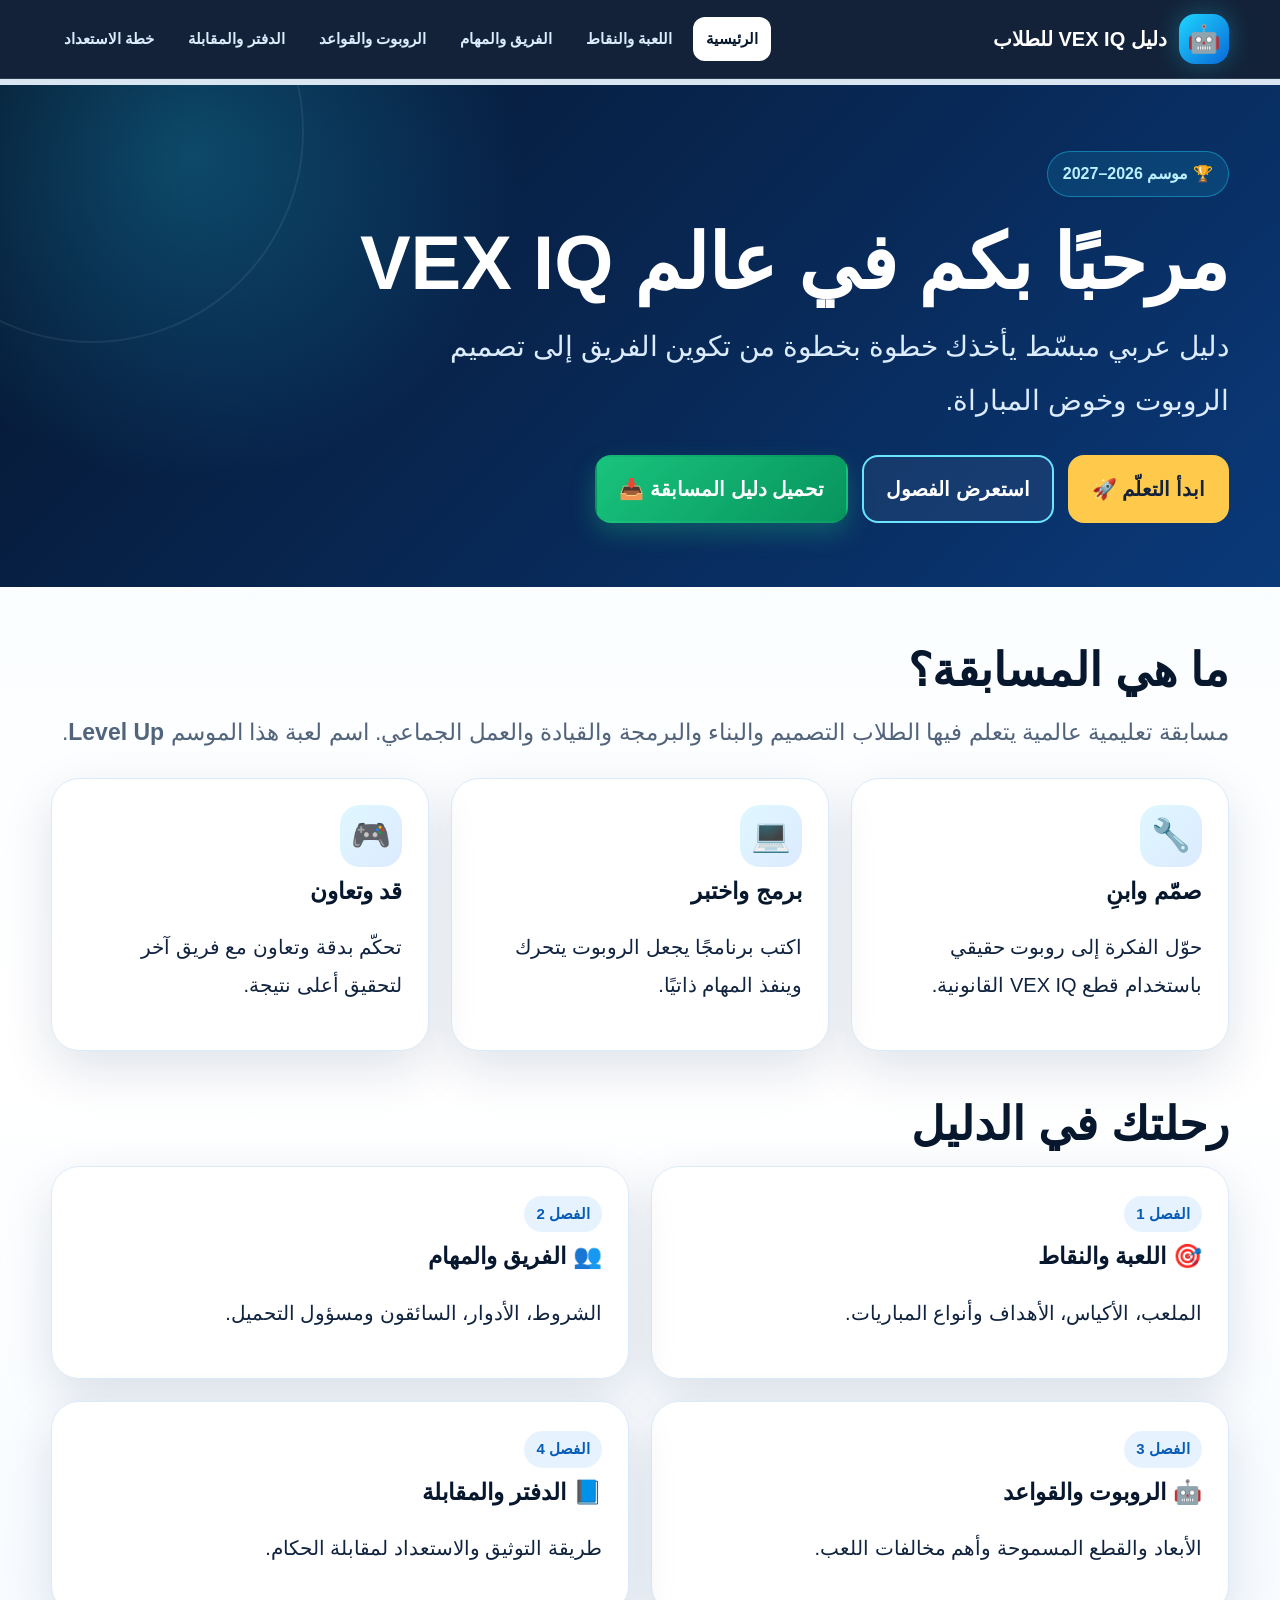
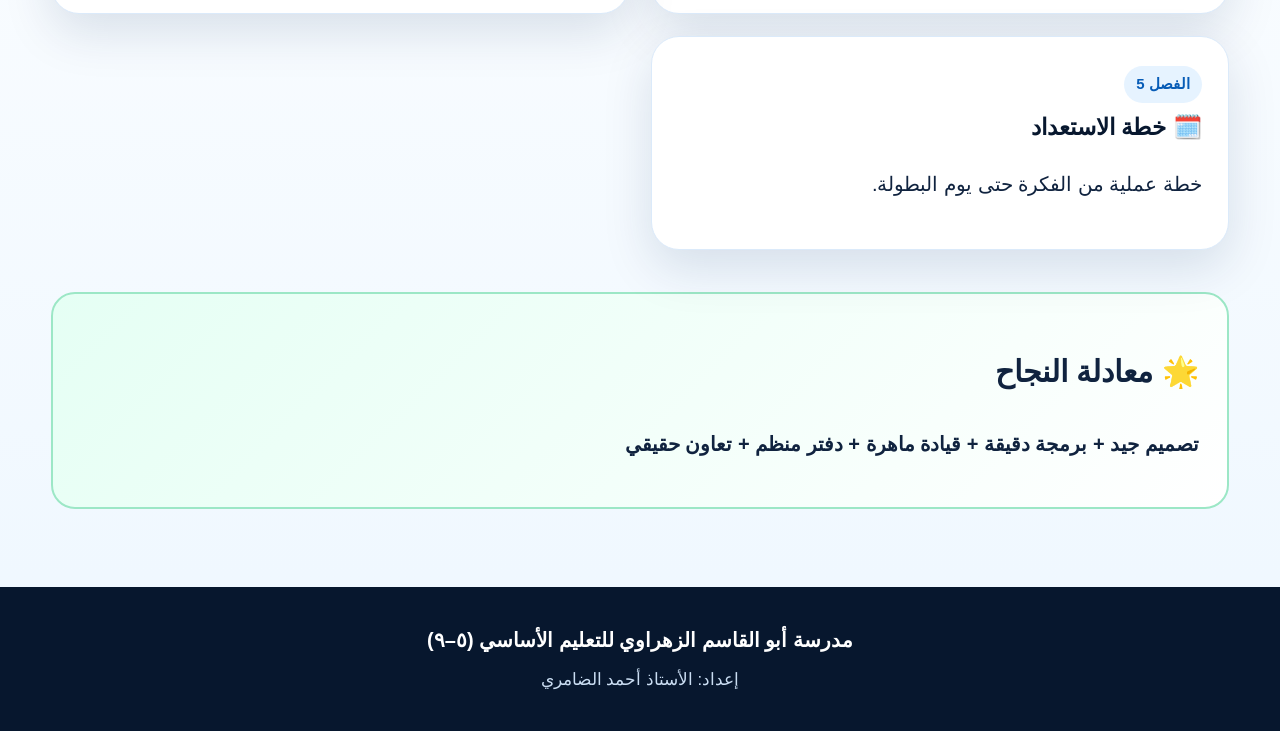
<file: index.html>
<!doctype html><html lang="ar" dir="rtl"><head><meta charset="utf-8"><meta name="viewport" content="width=device-width,initial-scale=1"><meta name="theme-color" content="#07172e"><title>دليل الطلاب | VEX IQ Level Up</title><link rel="stylesheet" href="styles.css"></head><body><header class="topbar"><div class="container nav"><a class="brand" href="index.html"><span class="brand-mark">🤖</span><span>دليل VEX IQ للطلاب</span></a><button class="menu-btn" aria-label="القائمة">☰</button><nav class="nav-links"><a class="active" href="index.html">الرئيسية</a><a href="game.html">اللعبة والنقاط</a><a href="team.html">الفريق والمهام</a><a href="robot.html">الروبوت والقواعد</a><a href="notebook.html">الدفتر والمقابلة</a><a href="plan.html">خطة الاستعداد</a></nav></div></header><div class="progress"><span></span></div>
<section class="hero"><div class="container"><span class="eyebrow">🏆 موسم 2026–2027</span><h1>مرحبًا بكم في عالم VEX IQ</h1><p>دليل عربي مبسّط يأخذك خطوة بخطوة من تكوين الفريق إلى تصميم الروبوت وخوض المباراة.</p><div class="hero-actions"><a class="btn btn-primary" href="game.html">ابدأ التعلّم 🚀</a><a class="btn btn-secondary" href="#chapters">استعرض الفصول</a><a class="btn btn-guide" href="levelup-2.0.pdf" download="VEX-IQ-Level-Up-2026-2027.pdf">تحميل دليل المسابقة 📥</a></div></div></section>
<main class="container"><section class="section"><h2 class="section-title">ما هي المسابقة؟</h2><p class="lead">مسابقة تعليمية عالمية يتعلم فيها الطلاب التصميم والبناء والبرمجة والقيادة والعمل الجماعي. اسم لعبة هذا الموسم <strong>Level Up</strong>.</p><div class="grid"><article class="card"><div class="icon">🔧</div><h3>صمّم وابنِ</h3><p>حوّل الفكرة إلى روبوت حقيقي باستخدام قطع VEX IQ القانونية.</p></article><article class="card"><div class="icon">💻</div><h3>برمج واختبر</h3><p>اكتب برنامجًا يجعل الروبوت يتحرك وينفذ المهام ذاتيًا.</p></article><article class="card"><div class="icon">🎮</div><h3>قد وتعاون</h3><p>تحكّم بدقة وتعاون مع فريق آخر لتحقيق أعلى نتيجة.</p></article></div></section>
<section class="section" id="chapters"><h2 class="section-title">رحلتك في الدليل</h2><div class="grid two"><a class="card" href="game.html" style="text-decoration:none"><span class="tag">الفصل 1</span><h3>🎯 اللعبة والنقاط</h3><p>الملعب، الأكياس، الأهداف وأنواع المباريات.</p></a><a class="card" href="team.html" style="text-decoration:none"><span class="tag">الفصل 2</span><h3>👥 الفريق والمهام</h3><p>الشروط، الأدوار، السائقون ومسؤول التحميل.</p></a><a class="card" href="robot.html" style="text-decoration:none"><span class="tag">الفصل 3</span><h3>🤖 الروبوت والقواعد</h3><p>الأبعاد والقطع المسموحة وأهم مخالفات اللعب.</p></a><a class="card" href="notebook.html" style="text-decoration:none"><span class="tag">الفصل 4</span><h3>📘 الدفتر والمقابلة</h3><p>طريقة التوثيق والاستعداد لمقابلة الحكام.</p></a><a class="card" href="plan.html" style="text-decoration:none"><span class="tag">الفصل 5</span><h3>🗓️ خطة الاستعداد</h3><p>خطة عملية من الفكرة حتى يوم البطولة.</p></a></div></section>
<aside class="callout success"><h2>🌟 معادلة النجاح</h2><p><strong>تصميم جيد + برمجة دقيقة + قيادة ماهرة + دفتر منظم + تعاون حقيقي</strong></p></aside></main>
<footer class="footer"><div class="container"><strong>مدرسة أبو القاسم الزهراوي للتعليم الأساسي (٥–٩)</strong><br><small>إعداد: الأستاذ أحمد الضامري</small></div></footer><script src="app.js"></script></body></html>
</file>
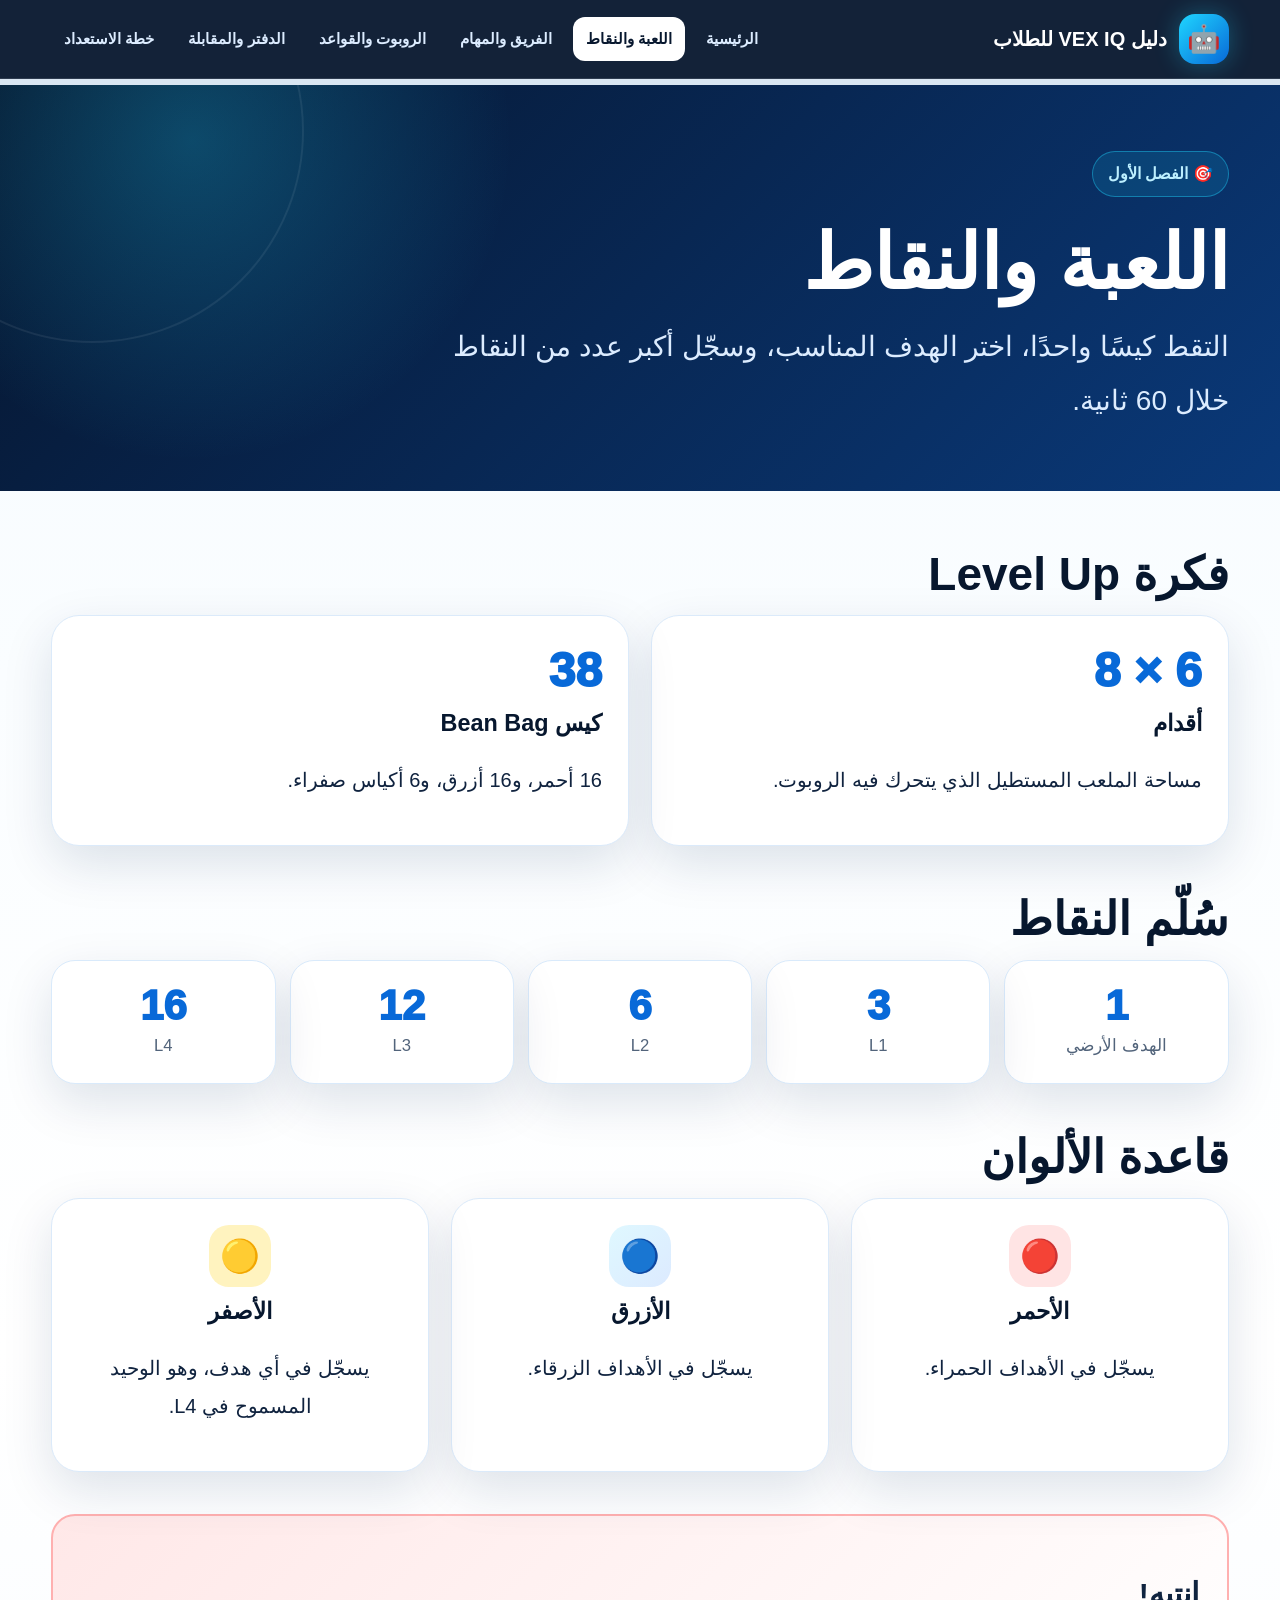
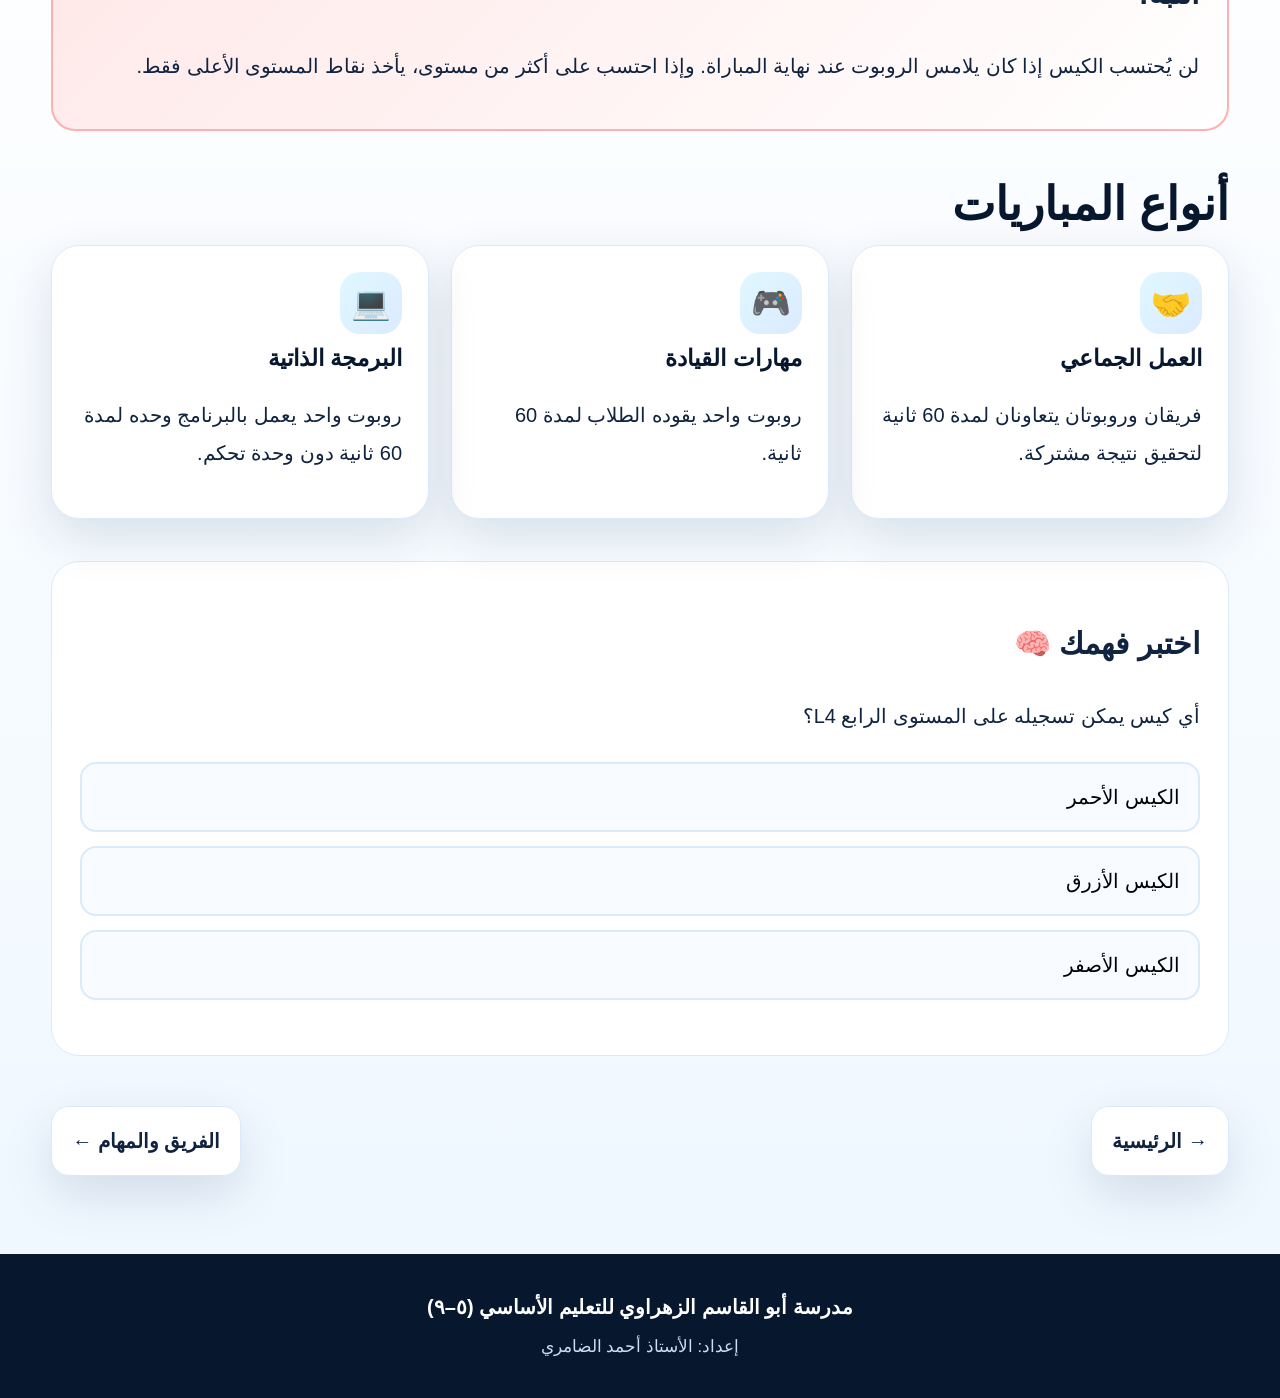
<file: game.html>
<!doctype html><html lang="ar" dir="rtl"><head><meta charset="utf-8"><meta name="viewport" content="width=device-width,initial-scale=1"><title>اللعبة والنقاط | VEX IQ</title><link rel="stylesheet" href="styles.css"></head><body><header class="topbar"><div class="container nav"><a class="brand" href="index.html"><span class="brand-mark">🤖</span><span>دليل VEX IQ للطلاب</span></a><button class="menu-btn">☰</button><nav class="nav-links"><a href="index.html">الرئيسية</a><a class="active" href="game.html">اللعبة والنقاط</a><a href="team.html">الفريق والمهام</a><a href="robot.html">الروبوت والقواعد</a><a href="notebook.html">الدفتر والمقابلة</a><a href="plan.html">خطة الاستعداد</a></nav></div></header><div class="progress"><span></span></div>
<section class="hero"><div class="container"><span class="eyebrow">🎯 الفصل الأول</span><h1>اللعبة والنقاط</h1><p>التقط كيسًا واحدًا، اختر الهدف المناسب، وسجّل أكبر عدد من النقاط خلال 60 ثانية.</p></div></section>
<main class="container"><section class="section"><h2 class="section-title">فكرة Level Up</h2><div class="grid two"><article class="card"><div class="stat">6 × 8</div><h3>أقدام</h3><p>مساحة الملعب المستطيل الذي يتحرك فيه الروبوت.</p></article><article class="card"><div class="stat">38</div><h3>كيس Bean Bag</h3><p>16 أحمر، و16 أزرق، و6 أكياس صفراء.</p></article></div></section>
<section class="section"><h2 class="section-title">سُلّم النقاط</h2><div class="score-grid"><div class="score"><div class="points">1</div><small>الهدف الأرضي</small></div><div class="score"><div class="points">3</div><small>L1</small></div><div class="score"><div class="points">6</div><small>L2</small></div><div class="score"><div class="points">12</div><small>L3</small></div><div class="score"><div class="points">16</div><small>L4</small></div></div></section>
<section class="section"><h2 class="section-title">قاعدة الألوان</h2><div class="grid"><article class="card center"><div class="icon" style="margin:auto;background:#ffe4e4">🔴</div><h3>الأحمر</h3><p>يسجّل في الأهداف الحمراء.</p></article><article class="card center"><div class="icon" style="margin:auto">🔵</div><h3>الأزرق</h3><p>يسجّل في الأهداف الزرقاء.</p></article><article class="card center"><div class="icon" style="margin:auto;background:#fff3bf">🟡</div><h3>الأصفر</h3><p>يسجّل في أي هدف، وهو الوحيد المسموح في L4.</p></article></div></section>
<aside class="callout danger"><h2>انتبه!</h2><p>لن يُحتسب الكيس إذا كان يلامس الروبوت عند نهاية المباراة. وإذا احتسب على أكثر من مستوى، يأخذ نقاط المستوى الأعلى فقط.</p></aside>
<section class="section" style="margin-top:42px"><h2 class="section-title">أنواع المباريات</h2><div class="grid"><article class="card"><div class="icon">🤝</div><h3>العمل الجماعي</h3><p>فريقان وروبوتان يتعاونان لمدة 60 ثانية لتحقيق نتيجة مشتركة.</p></article><article class="card"><div class="icon">🎮</div><h3>مهارات القيادة</h3><p>روبوت واحد يقوده الطلاب لمدة 60 ثانية.</p></article><article class="card"><div class="icon">💻</div><h3>البرمجة الذاتية</h3><p>روبوت واحد يعمل بالبرنامج وحده لمدة 60 ثانية دون وحدة تحكم.</p></article></div></section>
<section class="quiz"><h2>اختبر فهمك 🧠</h2><p>أي كيس يمكن تسجيله على المستوى الرابع L4؟</p><button data-answer="false">الكيس الأحمر</button><button data-answer="false">الكيس الأزرق</button><button data-answer="true">الكيس الأصفر</button><p class="quiz-result"></p></section><div class="page-nav"><a href="index.html">→ الرئيسية</a><a href="team.html">الفريق والمهام ←</a></div></main><footer class="footer"><div class="container"><strong>مدرسة أبو القاسم الزهراوي للتعليم الأساسي (٥–٩)</strong><br><small>إعداد: الأستاذ أحمد الضامري</small></div></footer><script src="app.js"></script></body></html>
</file>
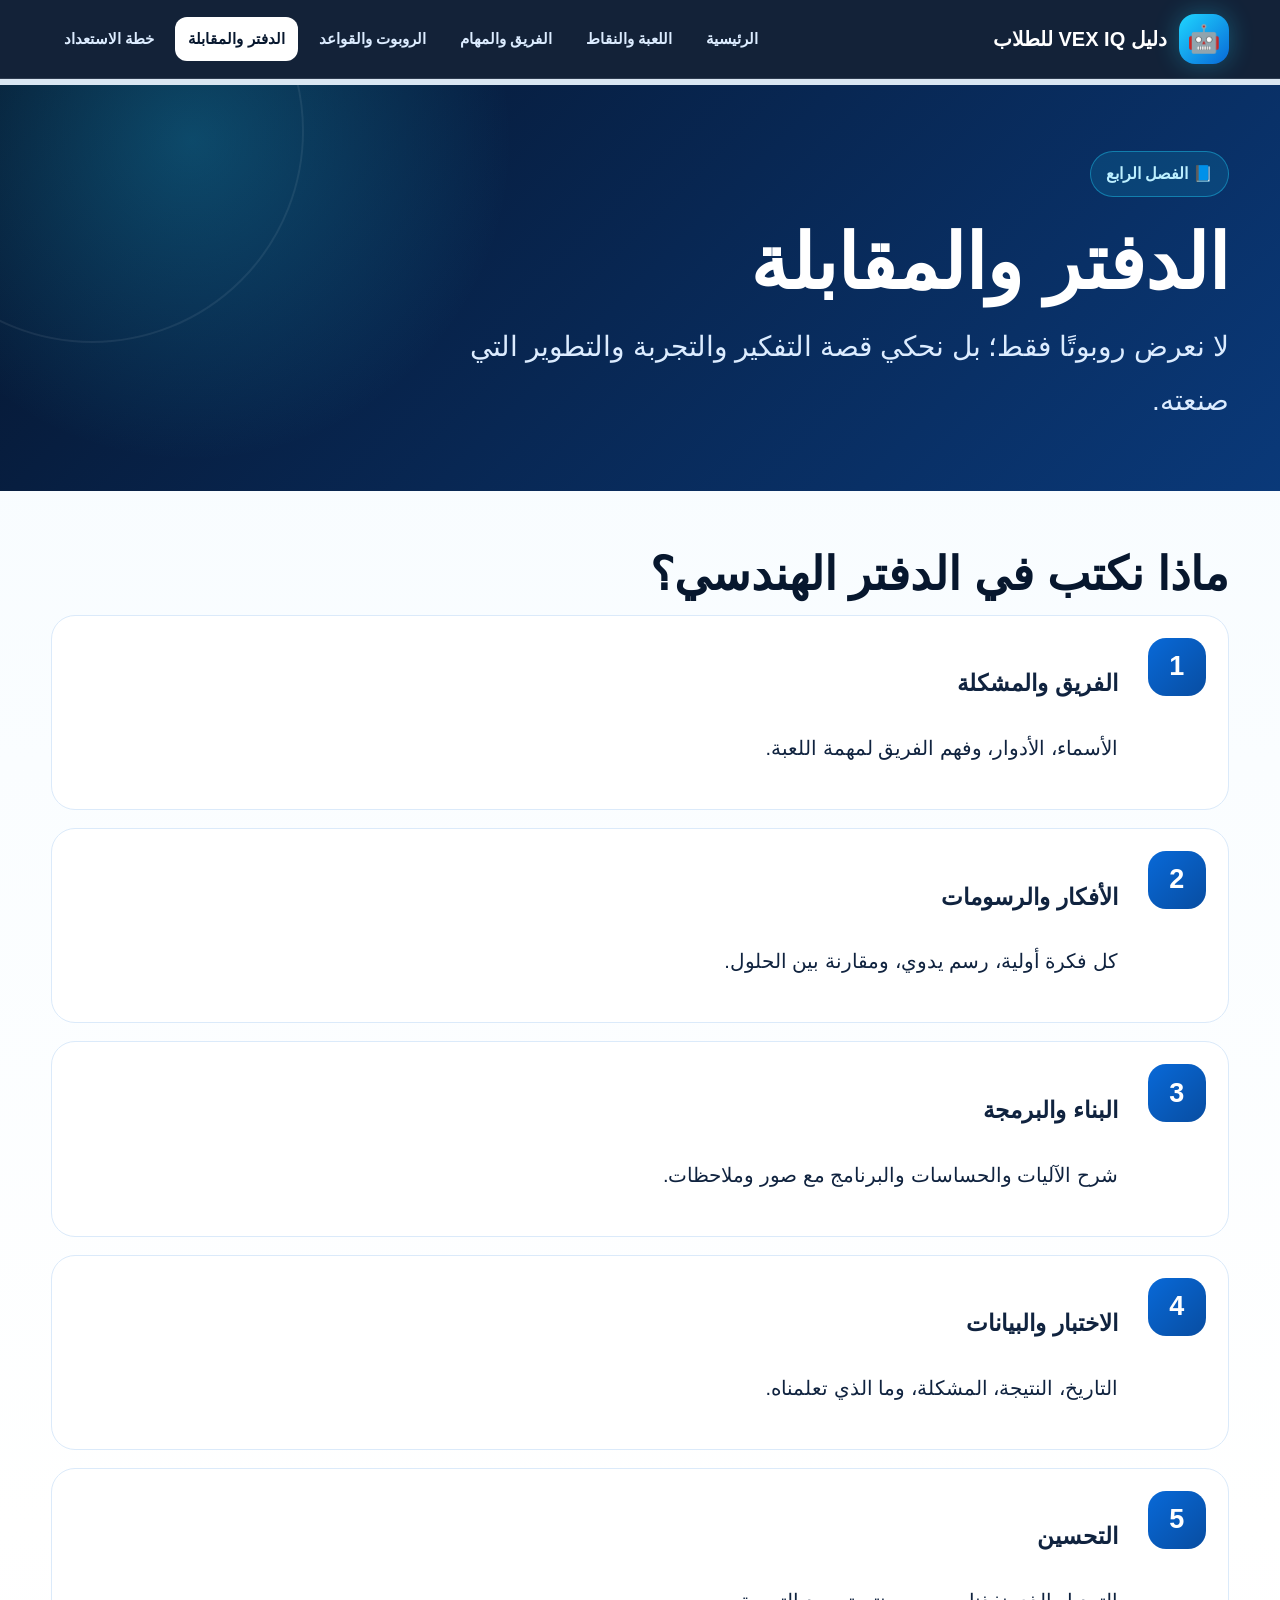
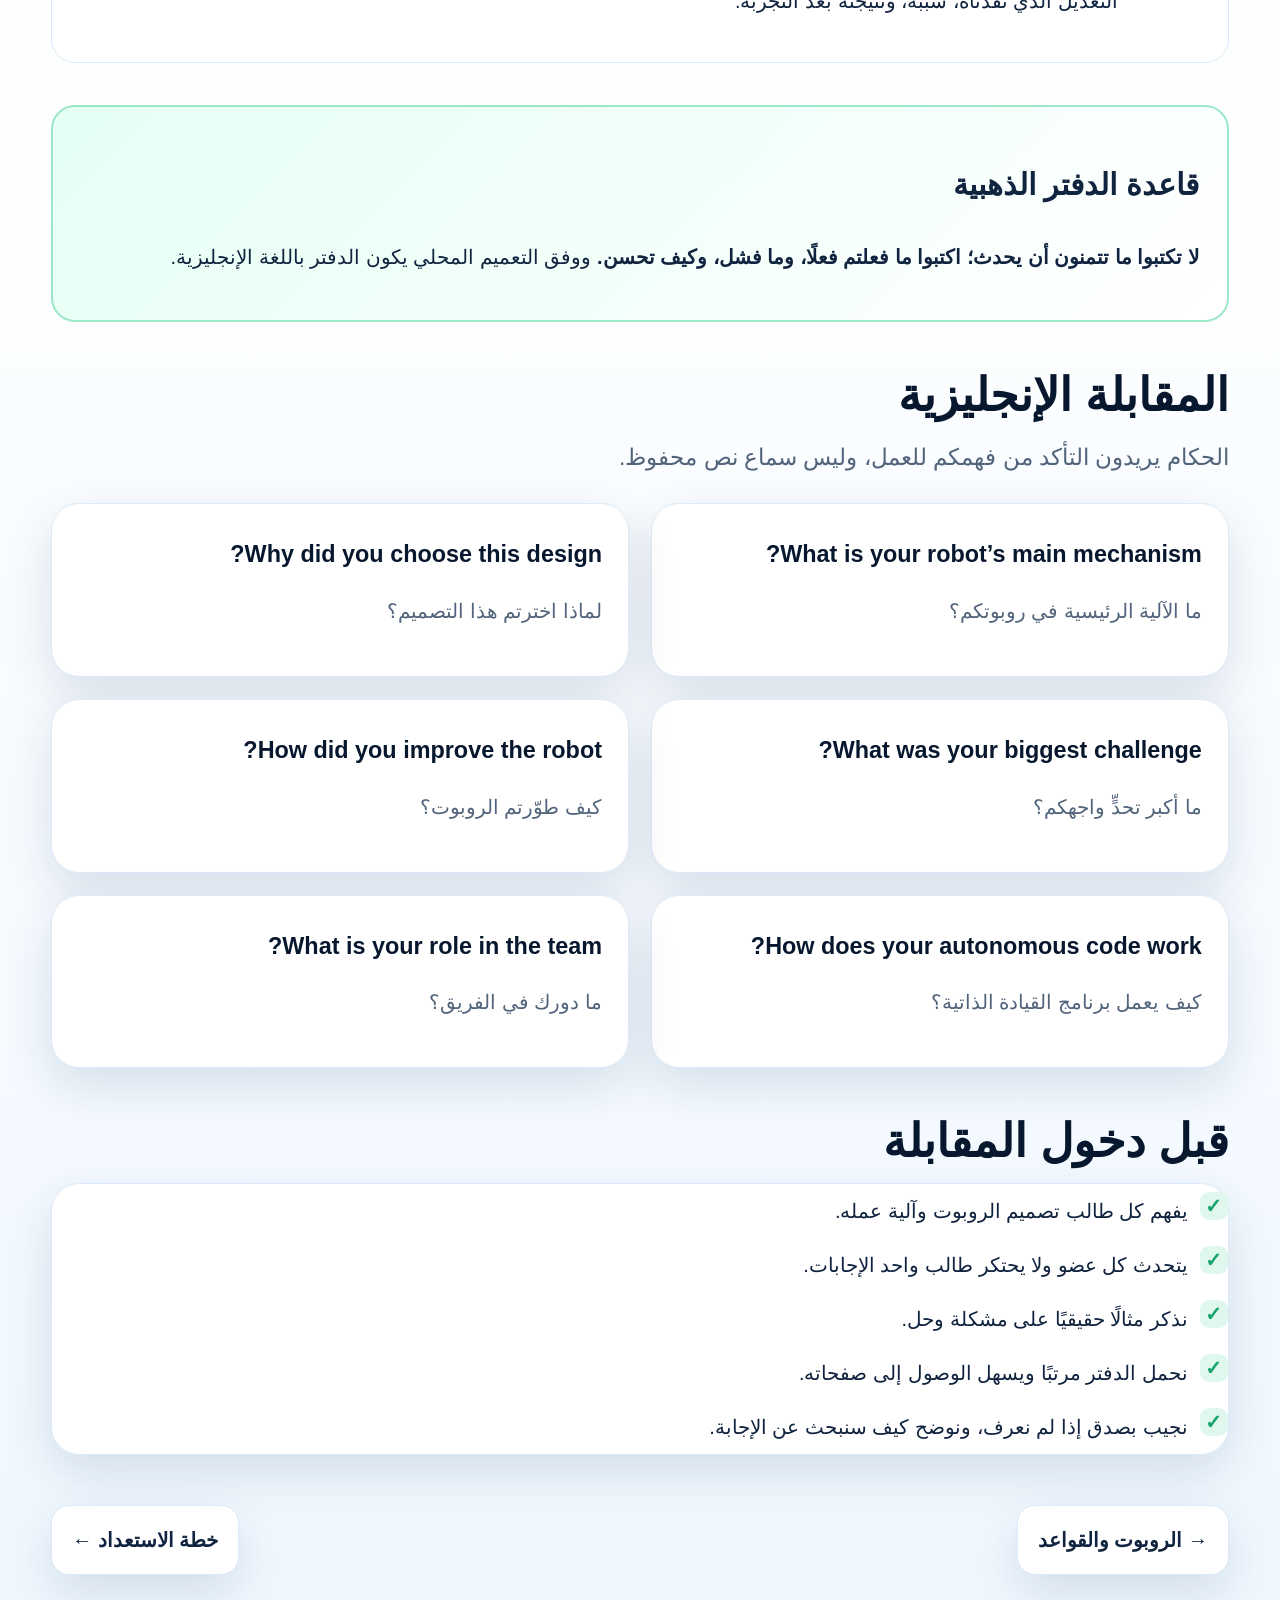
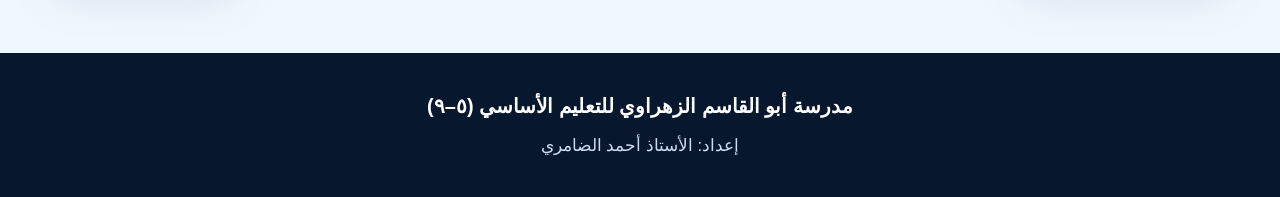
<file: notebook.html>
<!doctype html><html lang="ar" dir="rtl"><head><meta charset="utf-8"><meta name="viewport" content="width=device-width,initial-scale=1"><title>الدفتر والمقابلة | VEX IQ</title><link rel="stylesheet" href="styles.css"></head><body><header class="topbar"><div class="container nav"><a class="brand" href="index.html"><span class="brand-mark">🤖</span><span>دليل VEX IQ للطلاب</span></a><button class="menu-btn">☰</button><nav class="nav-links"><a href="index.html">الرئيسية</a><a href="game.html">اللعبة والنقاط</a><a href="team.html">الفريق والمهام</a><a href="robot.html">الروبوت والقواعد</a><a class="active" href="notebook.html">الدفتر والمقابلة</a><a href="plan.html">خطة الاستعداد</a></nav></div></header><div class="progress"><span></span></div>
<section class="hero"><div class="container"><span class="eyebrow">📘 الفصل الرابع</span><h1>الدفتر والمقابلة</h1><p>لا نعرض روبوتًا فقط؛ بل نحكي قصة التفكير والتجربة والتطوير التي صنعته.</p></div></section><main class="container"><section class="section"><h2 class="section-title">ماذا نكتب في الدفتر الهندسي؟</h2><div class="steps"><div class="step"><div><h3>الفريق والمشكلة</h3><p>الأسماء، الأدوار، وفهم الفريق لمهمة اللعبة.</p></div></div><div class="step"><div><h3>الأفكار والرسومات</h3><p>كل فكرة أولية، رسم يدوي، ومقارنة بين الحلول.</p></div></div><div class="step"><div><h3>البناء والبرمجة</h3><p>شرح الآليات والحساسات والبرنامج مع صور وملاحظات.</p></div></div><div class="step"><div><h3>الاختبار والبيانات</h3><p>التاريخ، النتيجة، المشكلة، وما الذي تعلمناه.</p></div></div><div class="step"><div><h3>التحسين</h3><p>التعديل الذي نفذناه، سببه، ونتيجته بعد التجربة.</p></div></div></div></section>
<aside class="callout success"><h2>قاعدة الدفتر الذهبية</h2><p><strong>لا تكتبوا ما تتمنون أن يحدث؛ اكتبوا ما فعلتم فعلًا، وما فشل، وكيف تحسن.</strong> ووفق التعميم المحلي يكون الدفتر باللغة الإنجليزية.</p></aside>
<section class="section" style="margin-top:42px"><h2 class="section-title">المقابلة الإنجليزية</h2><p class="lead">الحكام يريدون التأكد من فهمكم للعمل، وليس سماع نص محفوظ.</p><div class="grid two"><article class="card"><h3>What is your robot’s main mechanism?</h3><p class="muted">ما الآلية الرئيسية في روبوتكم؟</p></article><article class="card"><h3>Why did you choose this design?</h3><p class="muted">لماذا اخترتم هذا التصميم؟</p></article><article class="card"><h3>What was your biggest challenge?</h3><p class="muted">ما أكبر تحدٍّ واجهكم؟</p></article><article class="card"><h3>How did you improve the robot?</h3><p class="muted">كيف طوّرتم الروبوت؟</p></article><article class="card"><h3>How does your autonomous code work?</h3><p class="muted">كيف يعمل برنامج القيادة الذاتية؟</p></article><article class="card"><h3>What is your role in the team?</h3><p class="muted">ما دورك في الفريق؟</p></article></div></section>
<section class="section"><h2 class="section-title">قبل دخول المقابلة</h2><ul class="list card"><li>يفهم كل طالب تصميم الروبوت وآلية عمله.</li><li>يتحدث كل عضو ولا يحتكر طالب واحد الإجابات.</li><li>نذكر مثالًا حقيقيًا على مشكلة وحل.</li><li>نحمل الدفتر مرتبًا ويسهل الوصول إلى صفحاته.</li><li>نجيب بصدق إذا لم نعرف، ونوضح كيف سنبحث عن الإجابة.</li></ul></section><div class="page-nav"><a href="robot.html">→ الروبوت والقواعد</a><a href="plan.html">خطة الاستعداد ←</a></div></main><footer class="footer"><div class="container"><strong>مدرسة أبو القاسم الزهراوي للتعليم الأساسي (٥–٩)</strong><br><small>إعداد: الأستاذ أحمد الضامري</small></div></footer><script src="app.js"></script></body></html>
</file>
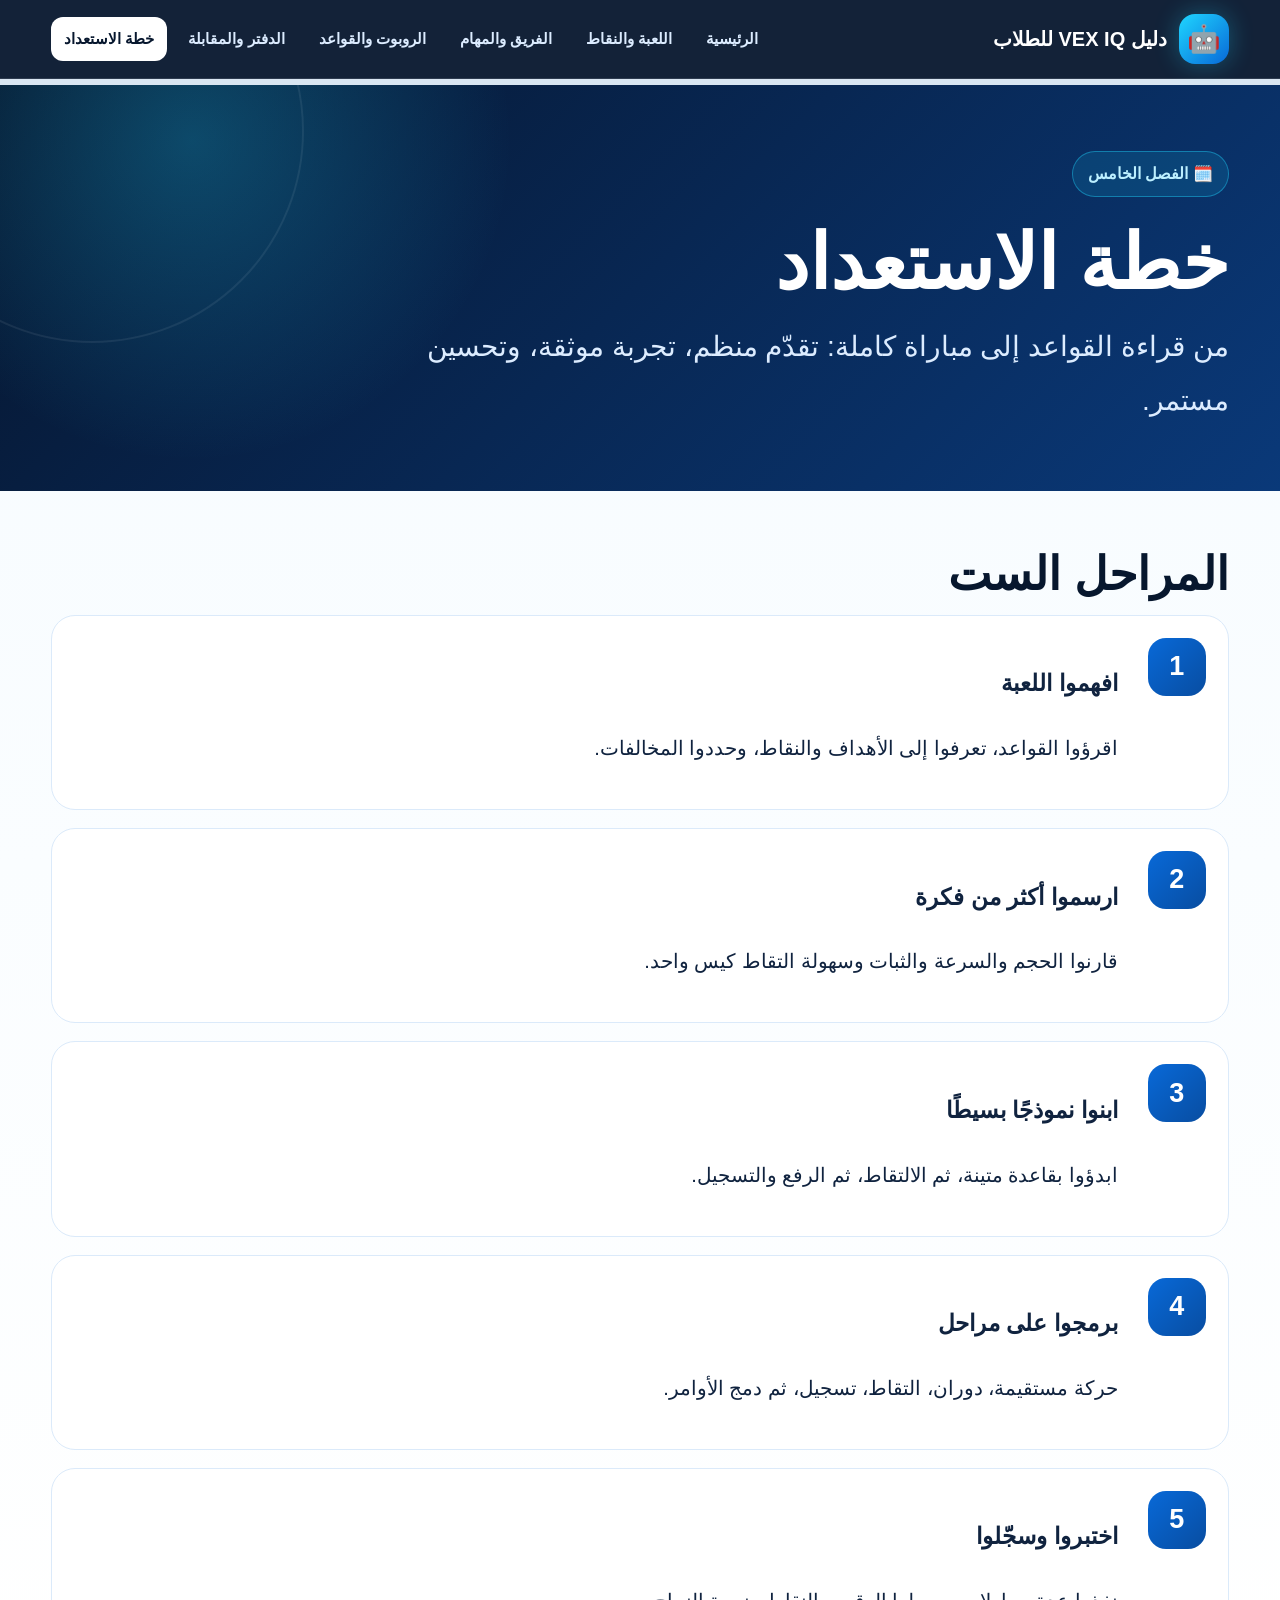
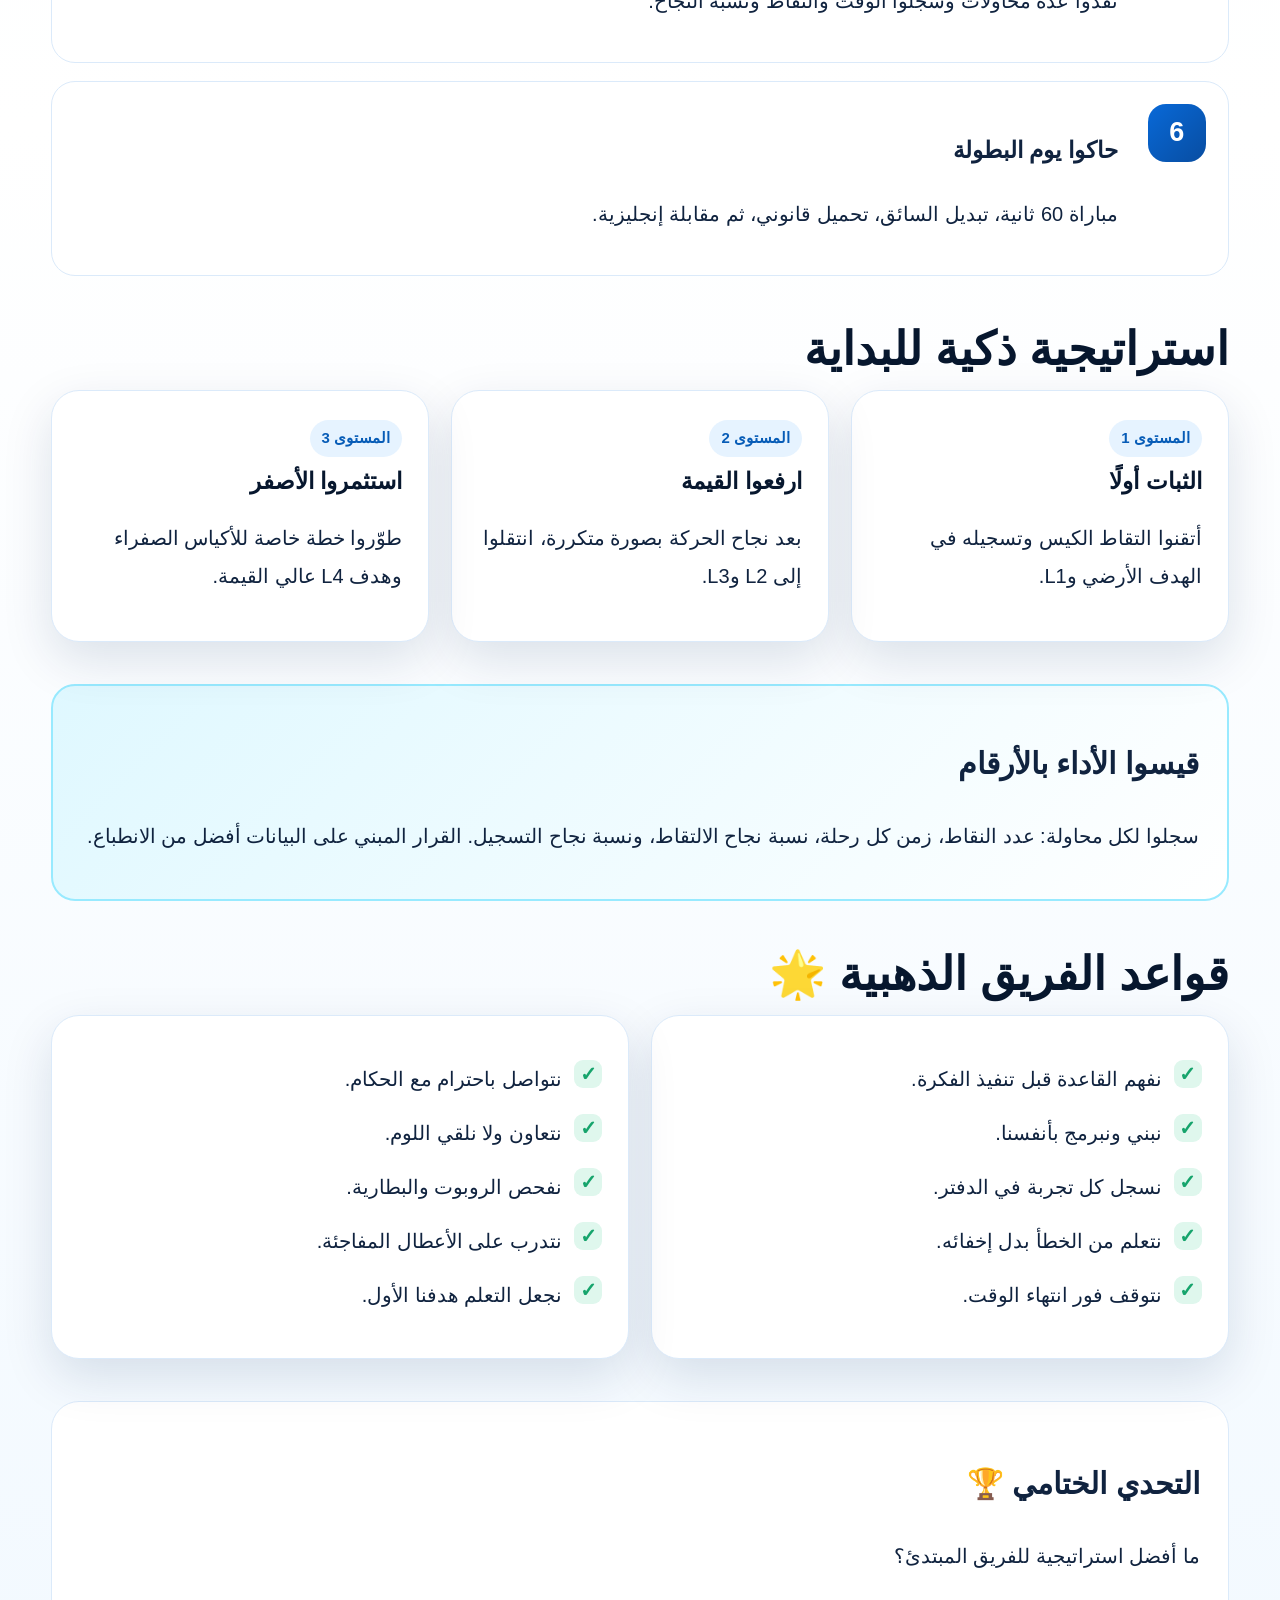
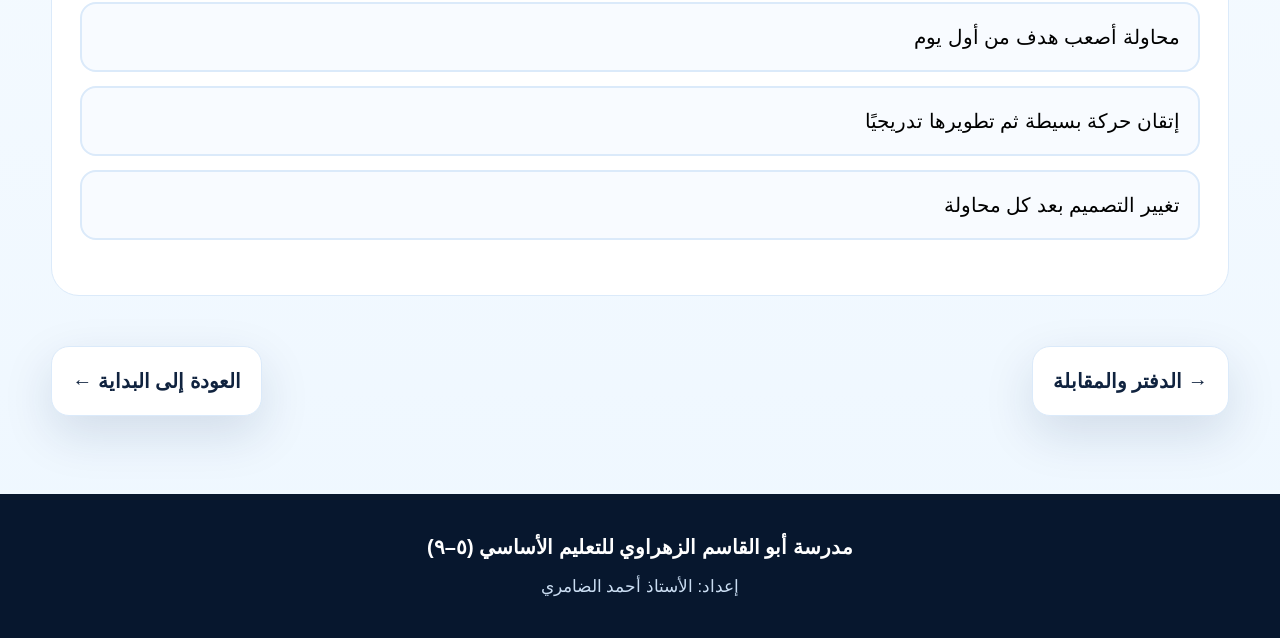
<file: plan.html>
<!doctype html><html lang="ar" dir="rtl"><head><meta charset="utf-8"><meta name="viewport" content="width=device-width,initial-scale=1"><title>خطة الاستعداد | VEX IQ</title><link rel="stylesheet" href="styles.css"></head><body><header class="topbar"><div class="container nav"><a class="brand" href="index.html"><span class="brand-mark">🤖</span><span>دليل VEX IQ للطلاب</span></a><button class="menu-btn">☰</button><nav class="nav-links"><a href="index.html">الرئيسية</a><a href="game.html">اللعبة والنقاط</a><a href="team.html">الفريق والمهام</a><a href="robot.html">الروبوت والقواعد</a><a href="notebook.html">الدفتر والمقابلة</a><a class="active" href="plan.html">خطة الاستعداد</a></nav></div></header><div class="progress"><span></span></div>
<section class="hero"><div class="container"><span class="eyebrow">🗓️ الفصل الخامس</span><h1>خطة الاستعداد</h1><p>من قراءة القواعد إلى مباراة كاملة: تقدّم منظم، تجربة موثقة، وتحسين مستمر.</p></div></section><main class="container"><section class="section"><h2 class="section-title">المراحل الست</h2><div class="steps"><div class="step"><div><h3>افهموا اللعبة</h3><p>اقرؤوا القواعد، تعرفوا إلى الأهداف والنقاط، وحددوا المخالفات.</p></div></div><div class="step"><div><h3>ارسموا أكثر من فكرة</h3><p>قارنوا الحجم والسرعة والثبات وسهولة التقاط كيس واحد.</p></div></div><div class="step"><div><h3>ابنوا نموذجًا بسيطًا</h3><p>ابدؤوا بقاعدة متينة، ثم الالتقاط، ثم الرفع والتسجيل.</p></div></div><div class="step"><div><h3>برمجوا على مراحل</h3><p>حركة مستقيمة، دوران، التقاط، تسجيل، ثم دمج الأوامر.</p></div></div><div class="step"><div><h3>اختبروا وسجّلوا</h3><p>نفذوا عدة محاولات وسجلوا الوقت والنقاط ونسبة النجاح.</p></div></div><div class="step"><div><h3>حاكوا يوم البطولة</h3><p>مباراة 60 ثانية، تبديل السائق، تحميل قانوني، ثم مقابلة إنجليزية.</p></div></div></div></section>
<section class="section"><h2 class="section-title">استراتيجية ذكية للبداية</h2><div class="grid"><article class="card"><span class="tag">المستوى 1</span><h3>الثبات أولًا</h3><p>أتقنوا التقاط الكيس وتسجيله في الهدف الأرضي وL1.</p></article><article class="card"><span class="tag">المستوى 2</span><h3>ارفعوا القيمة</h3><p>بعد نجاح الحركة بصورة متكررة، انتقلوا إلى L2 وL3.</p></article><article class="card"><span class="tag">المستوى 3</span><h3>استثمروا الأصفر</h3><p>طوّروا خطة خاصة للأكياس الصفراء وهدف L4 عالي القيمة.</p></article></div></section>
<aside class="callout info"><h2>قيسوا الأداء بالأرقام</h2><p>سجلوا لكل محاولة: عدد النقاط، زمن كل رحلة، نسبة نجاح الالتقاط، ونسبة نجاح التسجيل. القرار المبني على البيانات أفضل من الانطباع.</p></aside>
<section class="section" style="margin-top:42px"><h2 class="section-title">قواعد الفريق الذهبية 🌟</h2><div class="grid two"><div class="card"><ul class="list"><li>نفهم القاعدة قبل تنفيذ الفكرة.</li><li>نبني ونبرمج بأنفسنا.</li><li>نسجل كل تجربة في الدفتر.</li><li>نتعلم من الخطأ بدل إخفائه.</li><li>نتوقف فور انتهاء الوقت.</li></ul></div><div class="card"><ul class="list"><li>نتواصل باحترام مع الحكام.</li><li>نتعاون ولا نلقي اللوم.</li><li>نفحص الروبوت والبطارية.</li><li>نتدرب على الأعطال المفاجئة.</li><li>نجعل التعلم هدفنا الأول.</li></ul></div></section>
<section class="quiz"><h2>التحدي الختامي 🏆</h2><p>ما أفضل استراتيجية للفريق المبتدئ؟</p><button data-answer="false">محاولة أصعب هدف من أول يوم</button><button data-answer="true">إتقان حركة بسيطة ثم تطويرها تدريجيًا</button><button data-answer="false">تغيير التصميم بعد كل محاولة</button><p class="quiz-result"></p></section><div class="page-nav"><a href="notebook.html">→ الدفتر والمقابلة</a><a href="index.html">العودة إلى البداية ←</a></div></main><footer class="footer"><div class="container"><strong>مدرسة أبو القاسم الزهراوي للتعليم الأساسي (٥–٩)</strong><br><small>إعداد: الأستاذ أحمد الضامري</small></div></footer><script src="app.js"></script></body></html>
</file>
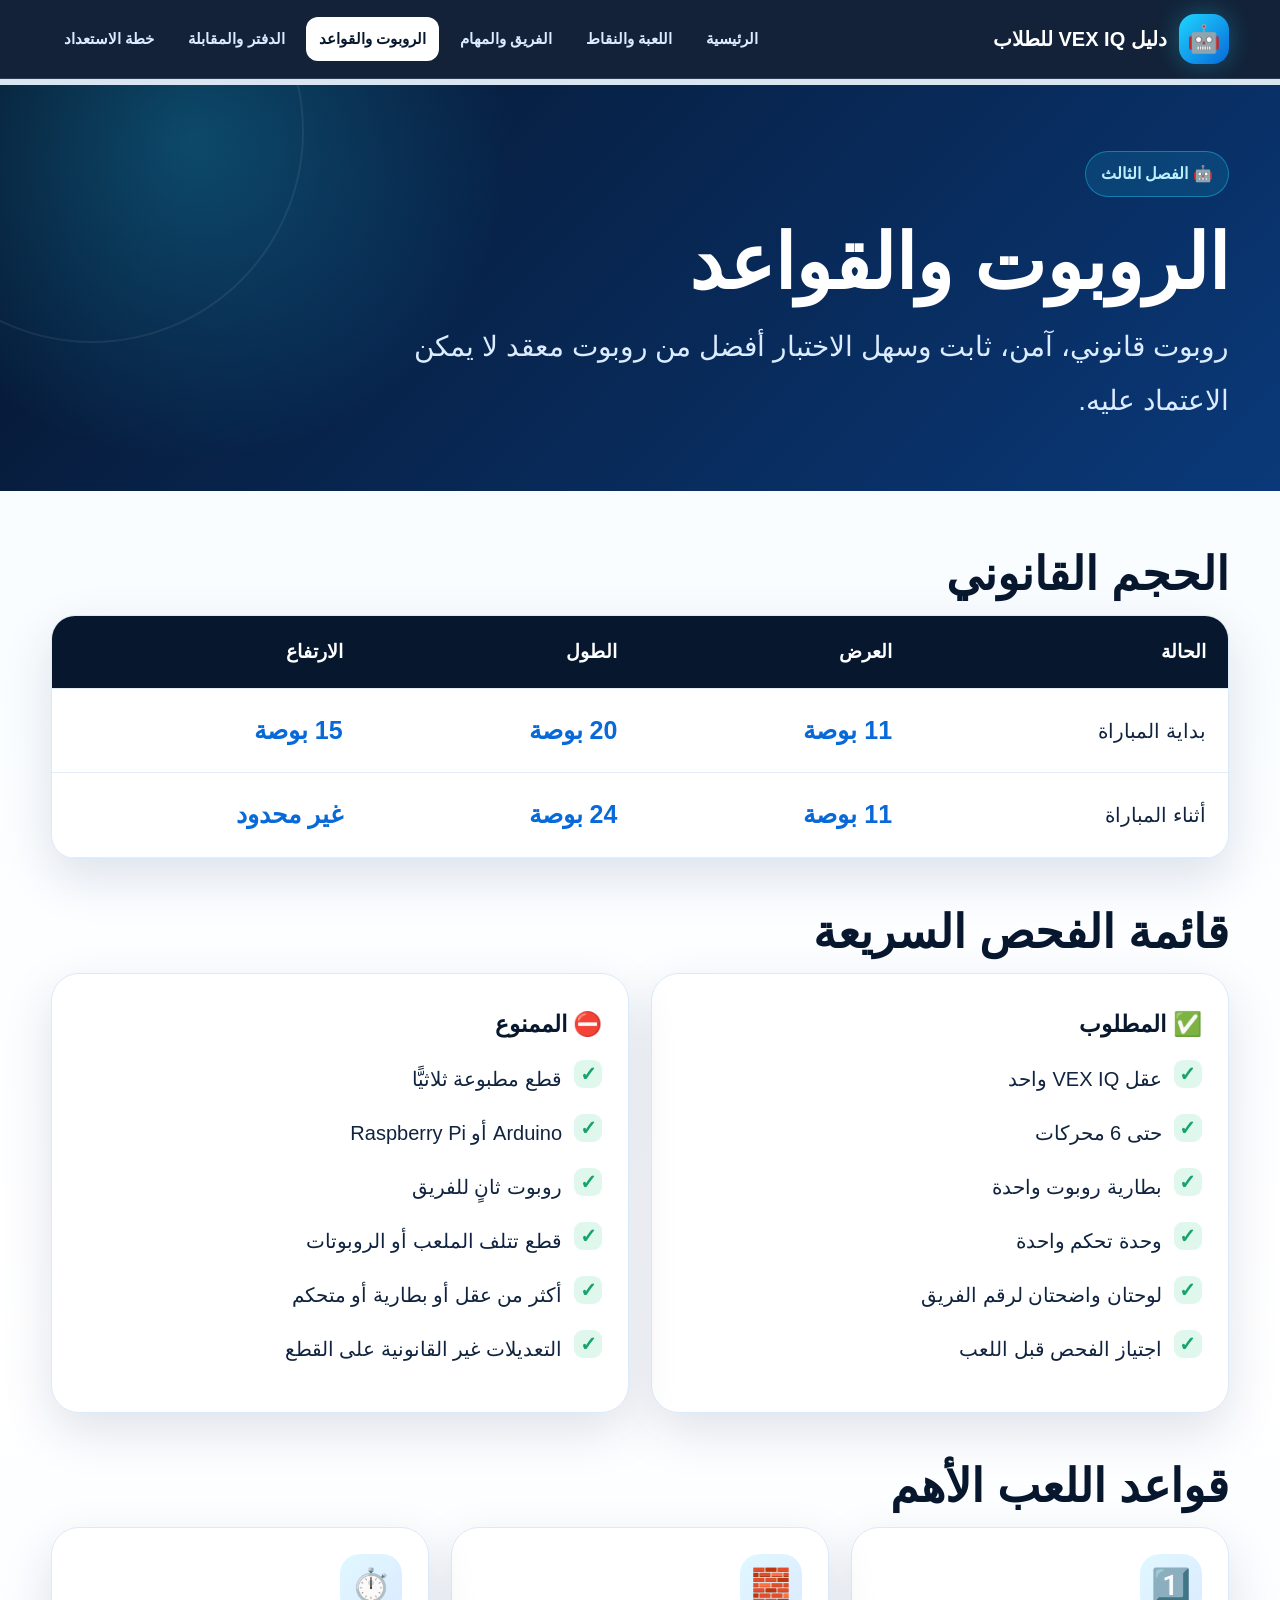
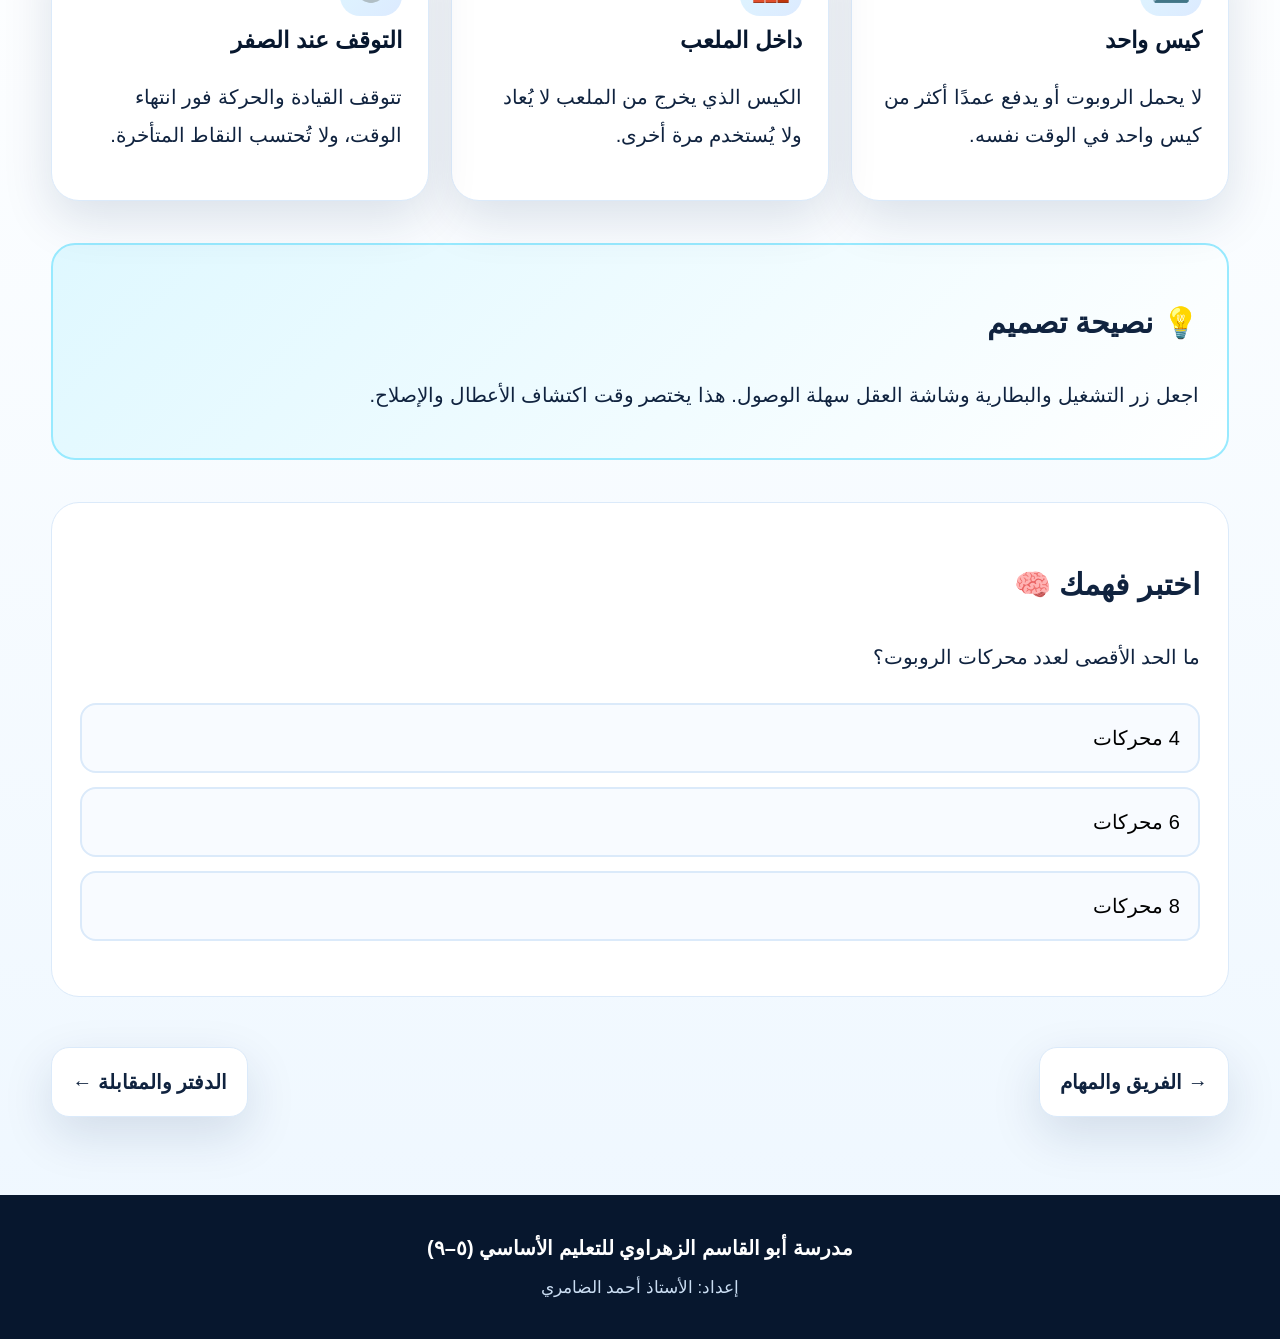
<file: robot.html>
<!doctype html><html lang="ar" dir="rtl"><head><meta charset="utf-8"><meta name="viewport" content="width=device-width,initial-scale=1"><title>الروبوت والقواعد | VEX IQ</title><link rel="stylesheet" href="styles.css"></head><body><header class="topbar"><div class="container nav"><a class="brand" href="index.html"><span class="brand-mark">🤖</span><span>دليل VEX IQ للطلاب</span></a><button class="menu-btn">☰</button><nav class="nav-links"><a href="index.html">الرئيسية</a><a href="game.html">اللعبة والنقاط</a><a href="team.html">الفريق والمهام</a><a class="active" href="robot.html">الروبوت والقواعد</a><a href="notebook.html">الدفتر والمقابلة</a><a href="plan.html">خطة الاستعداد</a></nav></div></header><div class="progress"><span></span></div>
<section class="hero"><div class="container"><span class="eyebrow">🤖 الفصل الثالث</span><h1>الروبوت والقواعد</h1><p>روبوت قانوني، آمن، ثابت وسهل الاختبار أفضل من روبوت معقد لا يمكن الاعتماد عليه.</p></div></section><main class="container"><section class="section"><h2 class="section-title">الحجم القانوني</h2><div class="table-wrap"><table><thead><tr><th>الحالة</th><th>العرض</th><th>الطول</th><th>الارتفاع</th></tr></thead><tbody><tr><td>بداية المباراة</td><td><strong>11 بوصة</strong></td><td><strong>20 بوصة</strong></td><td><strong>15 بوصة</strong></td></tr><tr><td>أثناء المباراة</td><td><strong>11 بوصة</strong></td><td><strong>24 بوصة</strong></td><td><strong>غير محدود</strong></td></tr></tbody></table></div></section>
<section class="section"><h2 class="section-title">قائمة الفحص السريعة</h2><div class="grid two"><article class="card"><h3>✅ المطلوب</h3><ul class="list"><li>عقل VEX IQ واحد</li><li>حتى 6 محركات</li><li>بطارية روبوت واحدة</li><li>وحدة تحكم واحدة</li><li>لوحتان واضحتان لرقم الفريق</li><li>اجتياز الفحص قبل اللعب</li></ul></article><article class="card"><h3>⛔ الممنوع</h3><ul class="list"><li>قطع مطبوعة ثلاثيًّا</li><li>Arduino أو Raspberry Pi</li><li>روبوت ثانٍ للفريق</li><li>قطع تتلف الملعب أو الروبوتات</li><li>أكثر من عقل أو بطارية أو متحكم</li><li>التعديلات غير القانونية على القطع</li></ul></article></div></section>
<section class="section"><h2 class="section-title">قواعد اللعب الأهم</h2><div class="grid"><article class="card"><div class="icon">1️⃣</div><h3>كيس واحد</h3><p>لا يحمل الروبوت أو يدفع عمدًا أكثر من كيس واحد في الوقت نفسه.</p></article><article class="card"><div class="icon">🧱</div><h3>داخل الملعب</h3><p>الكيس الذي يخرج من الملعب لا يُعاد ولا يُستخدم مرة أخرى.</p></article><article class="card"><div class="icon">⏱️</div><h3>التوقف عند الصفر</h3><p>تتوقف القيادة والحركة فور انتهاء الوقت، ولا تُحتسب النقاط المتأخرة.</p></article></div></section>
<aside class="callout info"><h2>💡 نصيحة تصميم</h2><p>اجعل زر التشغيل والبطارية وشاشة العقل سهلة الوصول. هذا يختصر وقت اكتشاف الأعطال والإصلاح.</p></aside>
<section class="quiz" style="margin-top:42px"><h2>اختبر فهمك 🧠</h2><p>ما الحد الأقصى لعدد محركات الروبوت؟</p><button data-answer="false">4 محركات</button><button data-answer="true">6 محركات</button><button data-answer="false">8 محركات</button><p class="quiz-result"></p></section><div class="page-nav"><a href="team.html">→ الفريق والمهام</a><a href="notebook.html">الدفتر والمقابلة ←</a></div></main><footer class="footer"><div class="container"><strong>مدرسة أبو القاسم الزهراوي للتعليم الأساسي (٥–٩)</strong><br><small>إعداد: الأستاذ أحمد الضامري</small></div></footer><script src="app.js"></script></body></html>
</file>
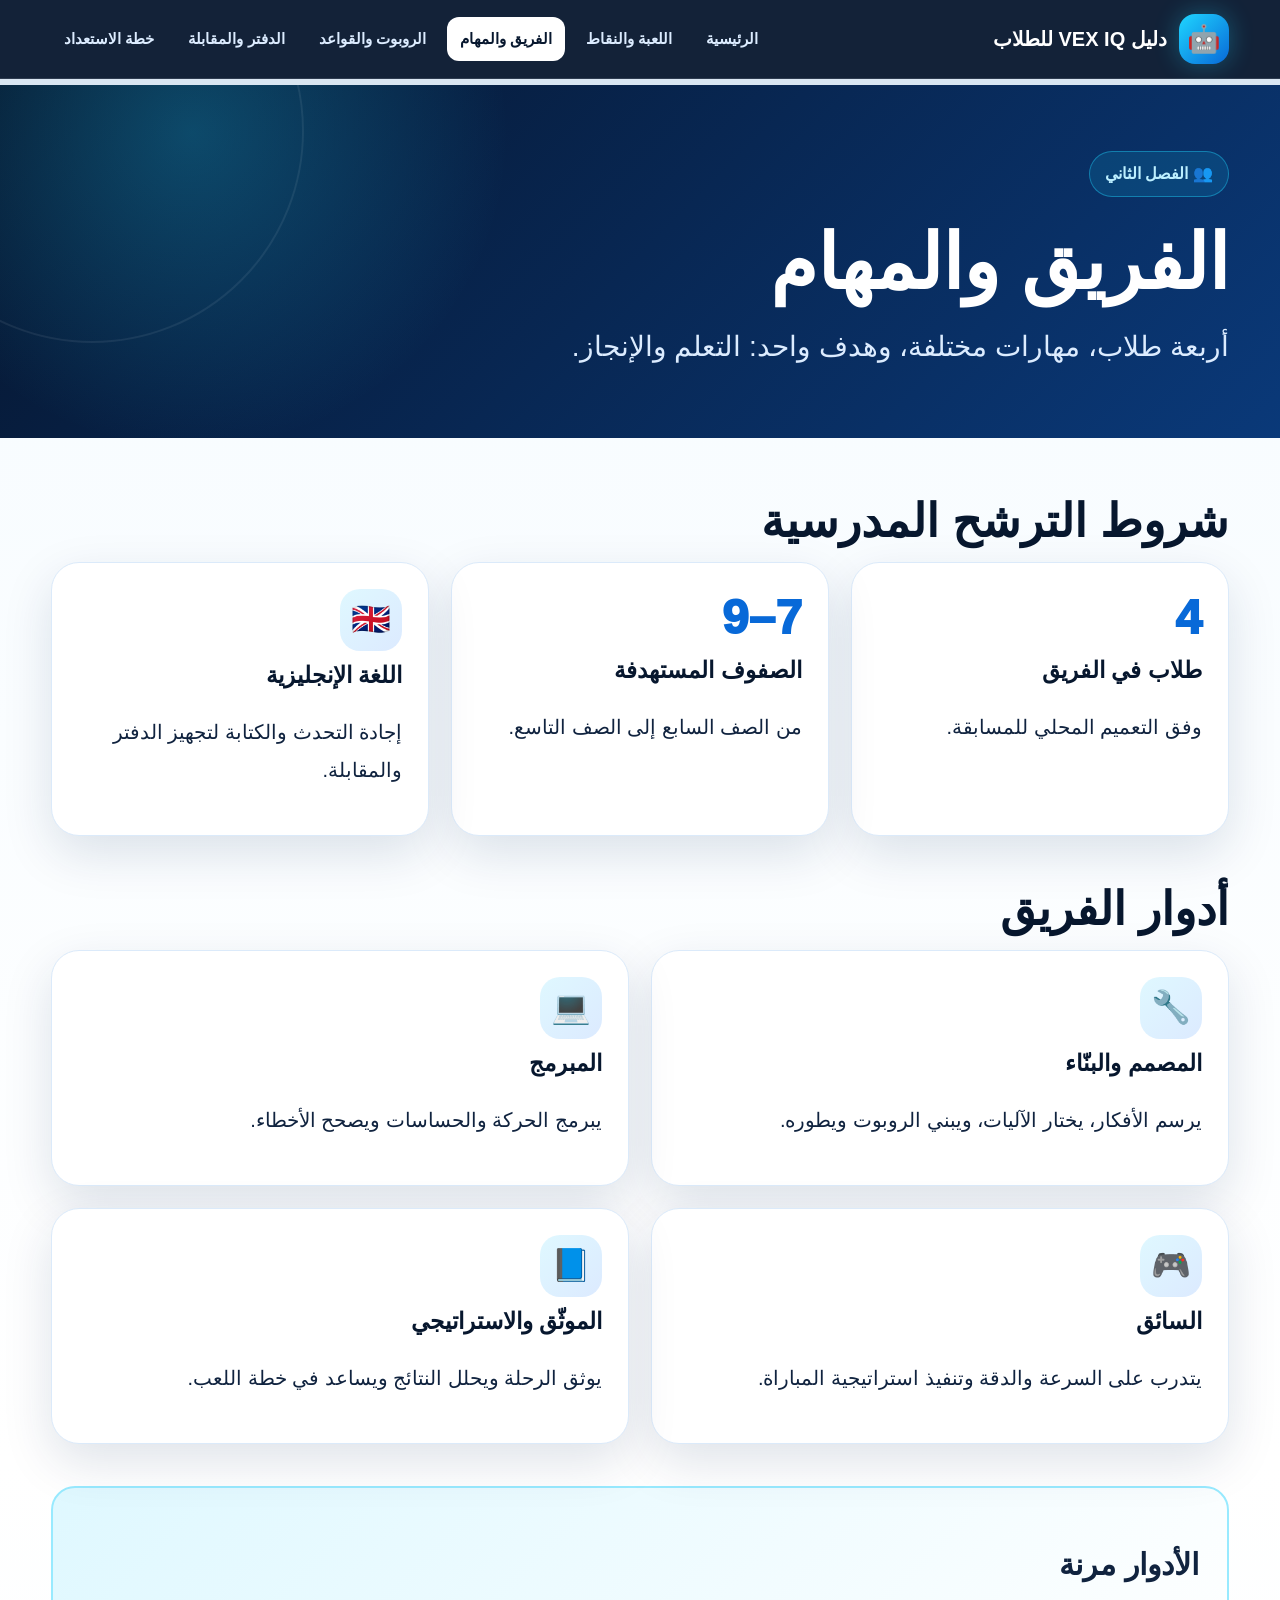
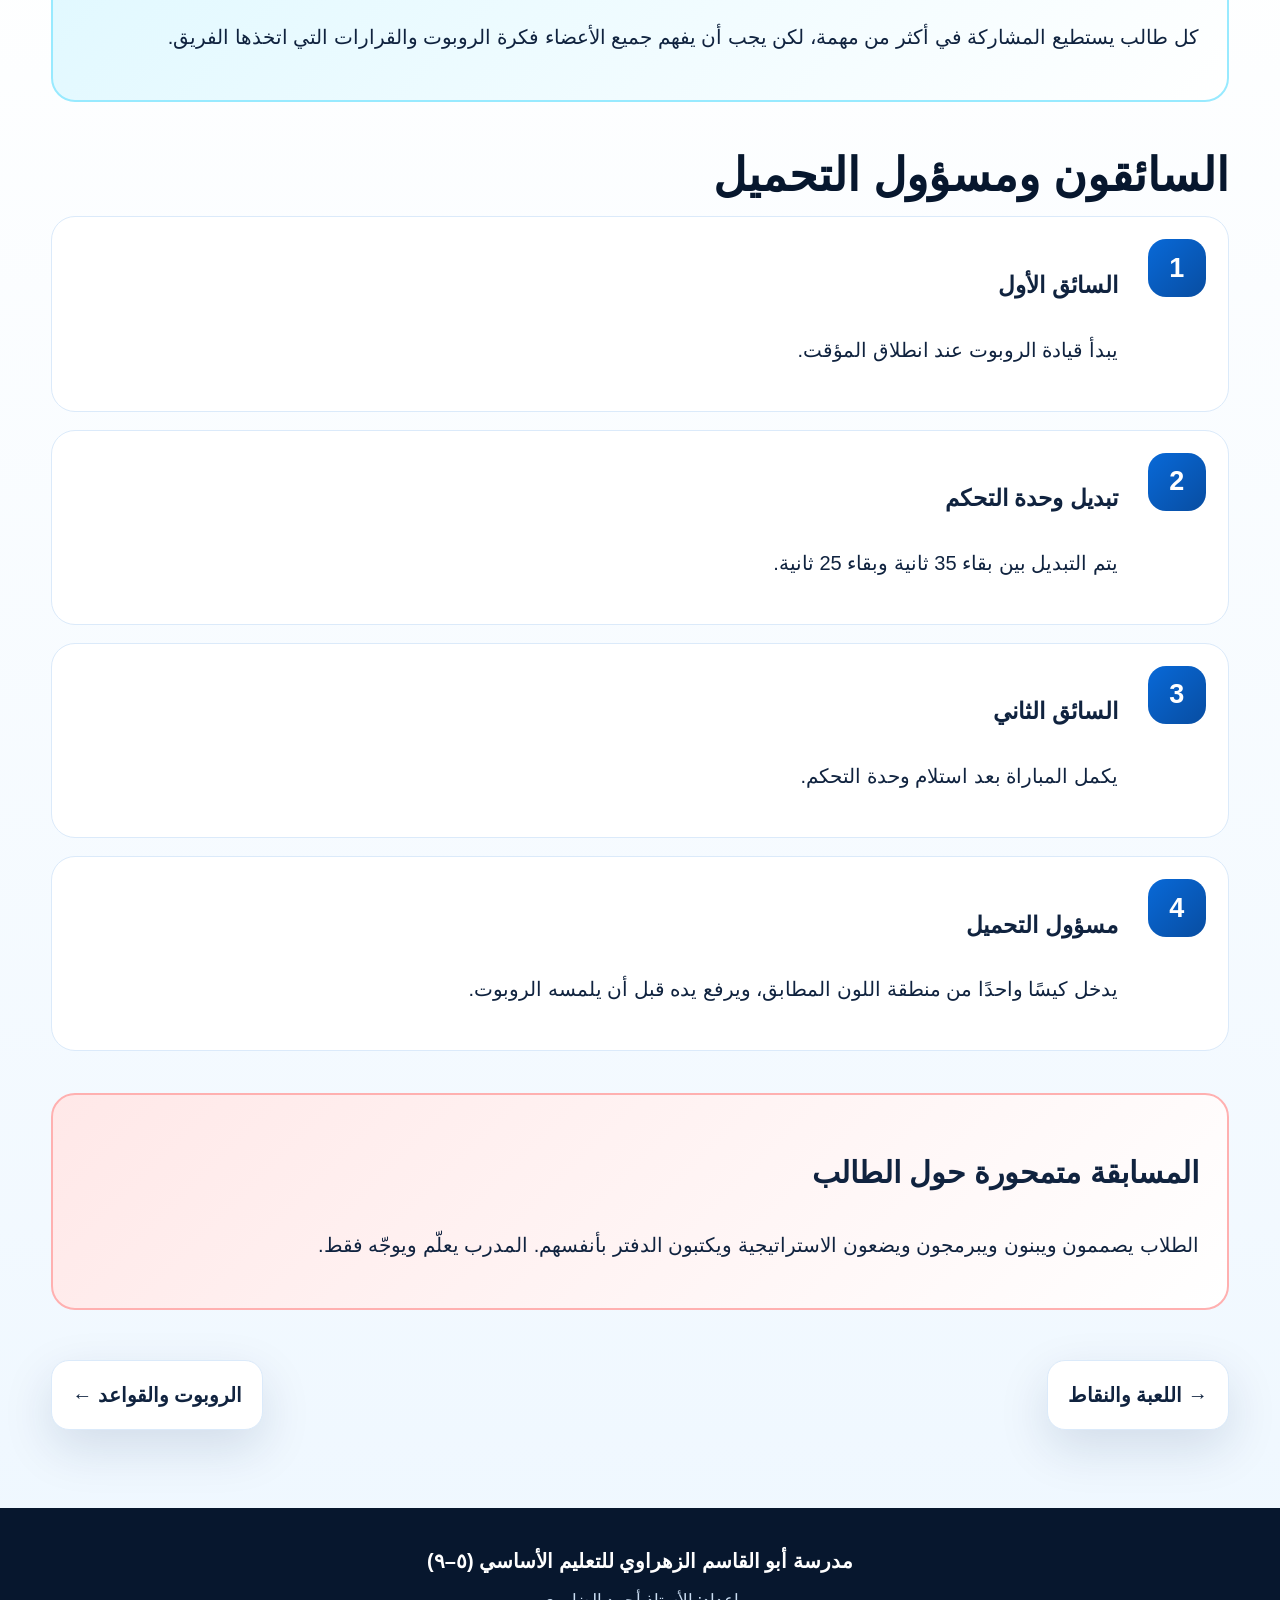
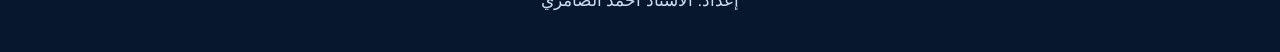
<file: team.html>
<!doctype html><html lang="ar" dir="rtl"><head><meta charset="utf-8"><meta name="viewport" content="width=device-width,initial-scale=1"><title>الفريق والمهام | VEX IQ</title><link rel="stylesheet" href="styles.css"></head><body><header class="topbar"><div class="container nav"><a class="brand" href="index.html"><span class="brand-mark">🤖</span><span>دليل VEX IQ للطلاب</span></a><button class="menu-btn">☰</button><nav class="nav-links"><a href="index.html">الرئيسية</a><a href="game.html">اللعبة والنقاط</a><a class="active" href="team.html">الفريق والمهام</a><a href="robot.html">الروبوت والقواعد</a><a href="notebook.html">الدفتر والمقابلة</a><a href="plan.html">خطة الاستعداد</a></nav></div></header><div class="progress"><span></span></div>
<section class="hero"><div class="container"><span class="eyebrow">👥 الفصل الثاني</span><h1>الفريق والمهام</h1><p>أربعة طلاب، مهارات مختلفة، وهدف واحد: التعلم والإنجاز.</p></div></section><main class="container"><section class="section"><h2 class="section-title">شروط الترشح المدرسية</h2><div class="grid"><article class="card"><div class="stat">4</div><h3>طلاب في الفريق</h3><p>وفق التعميم المحلي للمسابقة.</p></article><article class="card"><div class="stat">7–9</div><h3>الصفوف المستهدفة</h3><p>من الصف السابع إلى الصف التاسع.</p></article><article class="card"><div class="icon">🇬🇧</div><h3>اللغة الإنجليزية</h3><p>إجادة التحدث والكتابة لتجهيز الدفتر والمقابلة.</p></article></div></section>
<section class="section"><h2 class="section-title">أدوار الفريق</h2><div class="grid two"><article class="card"><div class="icon">🔧</div><h3>المصمم والبنّاء</h3><p>يرسم الأفكار، يختار الآليات، ويبني الروبوت ويطوره.</p></article><article class="card"><div class="icon">💻</div><h3>المبرمج</h3><p>يبرمج الحركة والحساسات ويصحح الأخطاء.</p></article><article class="card"><div class="icon">🎮</div><h3>السائق</h3><p>يتدرب على السرعة والدقة وتنفيذ استراتيجية المباراة.</p></article><article class="card"><div class="icon">📘</div><h3>الموثّق والاستراتيجي</h3><p>يوثق الرحلة ويحلل النتائج ويساعد في خطة اللعب.</p></article></div></section>
<aside class="callout info"><h2>الأدوار مرنة</h2><p>كل طالب يستطيع المشاركة في أكثر من مهمة، لكن يجب أن يفهم جميع الأعضاء فكرة الروبوت والقرارات التي اتخذها الفريق.</p></aside>
<section class="section" style="margin-top:42px"><h2 class="section-title">السائقون ومسؤول التحميل</h2><div class="steps"><div class="step"><div><h3>السائق الأول</h3><p>يبدأ قيادة الروبوت عند انطلاق المؤقت.</p></div></div><div class="step"><div><h3>تبديل وحدة التحكم</h3><p>يتم التبديل بين بقاء 35 ثانية وبقاء 25 ثانية.</p></div></div><div class="step"><div><h3>السائق الثاني</h3><p>يكمل المباراة بعد استلام وحدة التحكم.</p></div></div><div class="step"><div><h3>مسؤول التحميل</h3><p>يدخل كيسًا واحدًا من منطقة اللون المطابق، ويرفع يده قبل أن يلمسه الروبوت.</p></div></div></div></section>
<aside class="callout danger"><h2>المسابقة متمحورة حول الطالب</h2><p>الطلاب يصممون ويبنون ويبرمجون ويضعون الاستراتيجية ويكتبون الدفتر بأنفسهم. المدرب يعلّم ويوجّه فقط.</p></aside><div class="page-nav"><a href="game.html">→ اللعبة والنقاط</a><a href="robot.html">الروبوت والقواعد ←</a></div></main><footer class="footer"><div class="container"><strong>مدرسة أبو القاسم الزهراوي للتعليم الأساسي (٥–٩)</strong><br><small>إعداد: الأستاذ أحمد الضامري</small></div></footer><script src="app.js"></script></body></html>
</file>
<file: styles.css>
:root{--navy:#07172e;--blue:#0869d8;--cyan:#1fd6ff;--gold:#ffca4b;--white:#f7fbff;--ink:#10233f;--muted:#52647b;--card:#fff;--soft:#edf7ff;--red:#e64545;--green:#16a46c;--shadow:0 18px 50px rgba(9,42,84,.13);--radius:28px}
*{box-sizing:border-box}html{scroll-behavior:smooth}body{margin:0;background:linear-gradient(180deg,#f5fbff,#fff 45%,#eef7ff);color:var(--ink);font-family:"Noto Kufi Arabic","Tahoma","Arial",sans-serif;font-size:20px;line-height:1.9;direction:rtl}a{color:inherit}.container{width:min(1180px,92%);margin:auto}.topbar{position:sticky;top:0;z-index:20;background:rgba(7,23,46,.95);backdrop-filter:blur(12px);color:#fff;border-bottom:1px solid rgba(255,255,255,.12)}.nav{min-height:78px;display:flex;align-items:center;justify-content:space-between;gap:20px}.brand{display:flex;align-items:center;gap:12px;text-decoration:none;font-weight:900}.brand-mark{display:grid;place-items:center;width:50px;height:50px;border-radius:16px;background:linear-gradient(135deg,var(--cyan),var(--blue));font-size:27px;box-shadow:0 0 25px rgba(31,214,255,.3)}.nav-links{display:flex;gap:8px;flex-wrap:wrap}.nav-links a{padding:8px 13px;border-radius:12px;text-decoration:none;font-size:15px;font-weight:700;color:#dcecff}.nav-links a:hover,.nav-links a.active{background:#fff;color:var(--navy)}.menu-btn{display:none;border:0;background:#14345e;color:#fff;border-radius:12px;padding:10px 14px;font-size:24px}.hero{background:radial-gradient(circle at 15% 15%,rgba(31,214,255,.25),transparent 28%),linear-gradient(135deg,#06152d,#0a3979);color:#fff;padding:72px 0 64px;overflow:hidden;position:relative}.hero:after{content:"";position:absolute;width:420px;height:420px;border:2px solid rgba(255,255,255,.07);border-radius:50%;left:-120px;top:-160px}.eyebrow{display:inline-flex;align-items:center;gap:9px;padding:7px 15px;border-radius:999px;background:rgba(31,214,255,.12);border:1px solid rgba(31,214,255,.4);color:#bcefff;font-weight:800;font-size:16px}.hero h1{font-size:clamp(40px,7vw,76px);line-height:1.25;margin:18px 0 10px}.hero p{font-size:clamp(20px,2.5vw,28px);max-width:820px;color:#dcecff;margin:0}.hero-actions{display:flex;gap:14px;flex-wrap:wrap;margin-top:28px}.btn{display:inline-flex;align-items:center;justify-content:center;gap:8px;text-decoration:none;padding:13px 22px;border-radius:16px;font-weight:900;border:2px solid transparent}.btn-primary{background:var(--gold);color:#14213a}.btn-secondary{border-color:#6be4ff;color:#fff;background:rgba(255,255,255,.05)}main{padding:52px 0 78px}.section{margin:0 0 42px}.section-title{font-size:clamp(30px,4vw,46px);line-height:1.35;margin:0 0 10px;color:var(--navy)}.lead{font-size:23px;color:var(--muted);margin-top:0}.grid{display:grid;grid-template-columns:repeat(3,1fr);gap:22px}.grid.two{grid-template-columns:repeat(2,1fr)}.card{background:var(--card);border-radius:var(--radius);padding:26px;border:1px solid #dbeafa;box-shadow:var(--shadow)}.card h2,.card h3{line-height:1.45;margin:8px 0 10px;color:var(--navy)}.icon{display:grid;place-items:center;width:62px;height:62px;border-radius:20px;background:linear-gradient(135deg,#dff8ff,#dceaff);font-size:32px}.number{display:grid;place-items:center;width:54px;height:54px;border-radius:18px;background:var(--navy);color:#fff;font-size:24px;font-weight:900}.callout{padding:24px 28px;border-radius:24px;background:linear-gradient(135deg,#fff5d6,#fff);border:2px solid #ffdc7d}.callout.info{background:linear-gradient(135deg,#dff8ff,#fff);border-color:#98eaff}.callout.danger{background:linear-gradient(135deg,#ffe8e8,#fff);border-color:#ffb0b0}.callout.success{background:linear-gradient(135deg,#e5fff4,#fff);border-color:#9ce7c6}.list{padding:0;margin:10px 0;list-style:none}.list li{position:relative;padding:8px 40px 8px 0}.list li:before{content:"✓";position:absolute;right:0;top:8px;width:28px;height:28px;border-radius:9px;background:#dff7ed;color:var(--green);font-weight:900;display:grid;place-items:center;line-height:1}.steps{counter-reset:item;display:grid;gap:18px}.step{display:grid;grid-template-columns:70px 1fr;gap:18px;align-items:start;background:#fff;padding:22px;border-radius:24px;border:1px solid #dbeafa}.step:before{counter-increment:item;content:counter(item);display:grid;place-items:center;width:58px;height:58px;border-radius:18px;background:linear-gradient(135deg,var(--blue),#084da1);color:#fff;font-size:27px;font-weight:900}.table-wrap{overflow:auto;background:#fff;border-radius:24px;box-shadow:var(--shadow);border:1px solid #dbeafa}table{width:100%;border-collapse:collapse;min-width:560px}th,td{padding:18px 22px;text-align:right;border-bottom:1px solid #e2edf8}th{background:var(--navy);color:#fff;font-size:19px}td strong{color:var(--blue);font-size:25px}.score-grid{display:grid;grid-template-columns:repeat(5,1fr);gap:14px}.score{padding:22px 12px;text-align:center;border-radius:24px;background:#fff;border:1px solid #d9eafb;box-shadow:var(--shadow)}.score .points{font-size:42px;font-weight:1000;color:var(--blue);line-height:1.1}.score small{display:block;color:var(--muted)}.quiz{background:#fff;border-radius:var(--radius);padding:28px;border:1px solid #dbeafa}.quiz button{font:inherit;width:100%;text-align:right;border:2px solid #dbeafa;background:#f8fbff;padding:14px 18px;border-radius:16px;margin:7px 0;cursor:pointer}.quiz button:hover{border-color:var(--blue)}.quiz button.correct{background:#ddfaed;border-color:#2fbd7c}.quiz button.wrong{background:#ffe5e5;border-color:#ee6a6a}.progress{height:7px;background:#d9e6f2;position:fixed;right:0;left:0;top:78px;z-index:19}.progress span{display:block;height:100%;width:0;background:linear-gradient(90deg,var(--cyan),var(--gold))}.footer{background:var(--navy);color:#caddf2;padding:34px 0;text-align:center}.footer strong{color:#fff}.page-nav{display:flex;justify-content:space-between;gap:15px;margin-top:50px}.page-nav a{background:#fff;border:1px solid #dbeafa;border-radius:18px;padding:15px 20px;text-decoration:none;font-weight:900;box-shadow:var(--shadow)}.tag{display:inline-block;padding:4px 12px;border-radius:999px;background:#e6f3ff;color:#075cb7;font-size:15px;font-weight:900}.stat{font-size:48px;font-weight:1000;color:var(--blue);line-height:1.2}.center{text-align:center}.muted{color:var(--muted)}
.btn-guide{background:linear-gradient(135deg,#19c37d,#07945d);color:#fff;border-color:transparent;box-shadow:0 10px 25px rgba(25,195,125,.3);transition:transform .2s ease,box-shadow .2s ease}.btn-guide:hover{transform:translateY(-3px);box-shadow:0 15px 30px rgba(25,195,125,.4)}
@media(max-width:900px){body{font-size:18px}.grid,.grid.two{grid-template-columns:1fr}.score-grid{grid-template-columns:repeat(2,1fr)}.menu-btn{display:block}.nav-links{display:none;position:absolute;top:78px;right:0;left:0;background:#091d3b;padding:16px 4%;flex-direction:column}.nav-links.open{display:flex}.nav-links a{font-size:18px}.hero{padding:52px 0}.progress{top:78px}}
@media(max-width:520px){.score-grid{grid-template-columns:1fr}.step{grid-template-columns:55px 1fr;padding:17px}.step:before{width:48px;height:48px}.card{padding:21px}.page-nav{flex-direction:column}.brand span:last-child{font-size:15px}}
@media print{.topbar,.progress,.hero-actions,.page-nav,.quiz{display:none!important}.hero{padding:25px 0;background:#fff;color:#000}.hero p{color:#333}.hero h1{font-size:36px}.card,.table-wrap,.callout,.step,.score{box-shadow:none;break-inside:avoid}main{padding:25px 0}.footer{background:#fff;color:#333;border-top:1px solid #aaa}}
</file>
